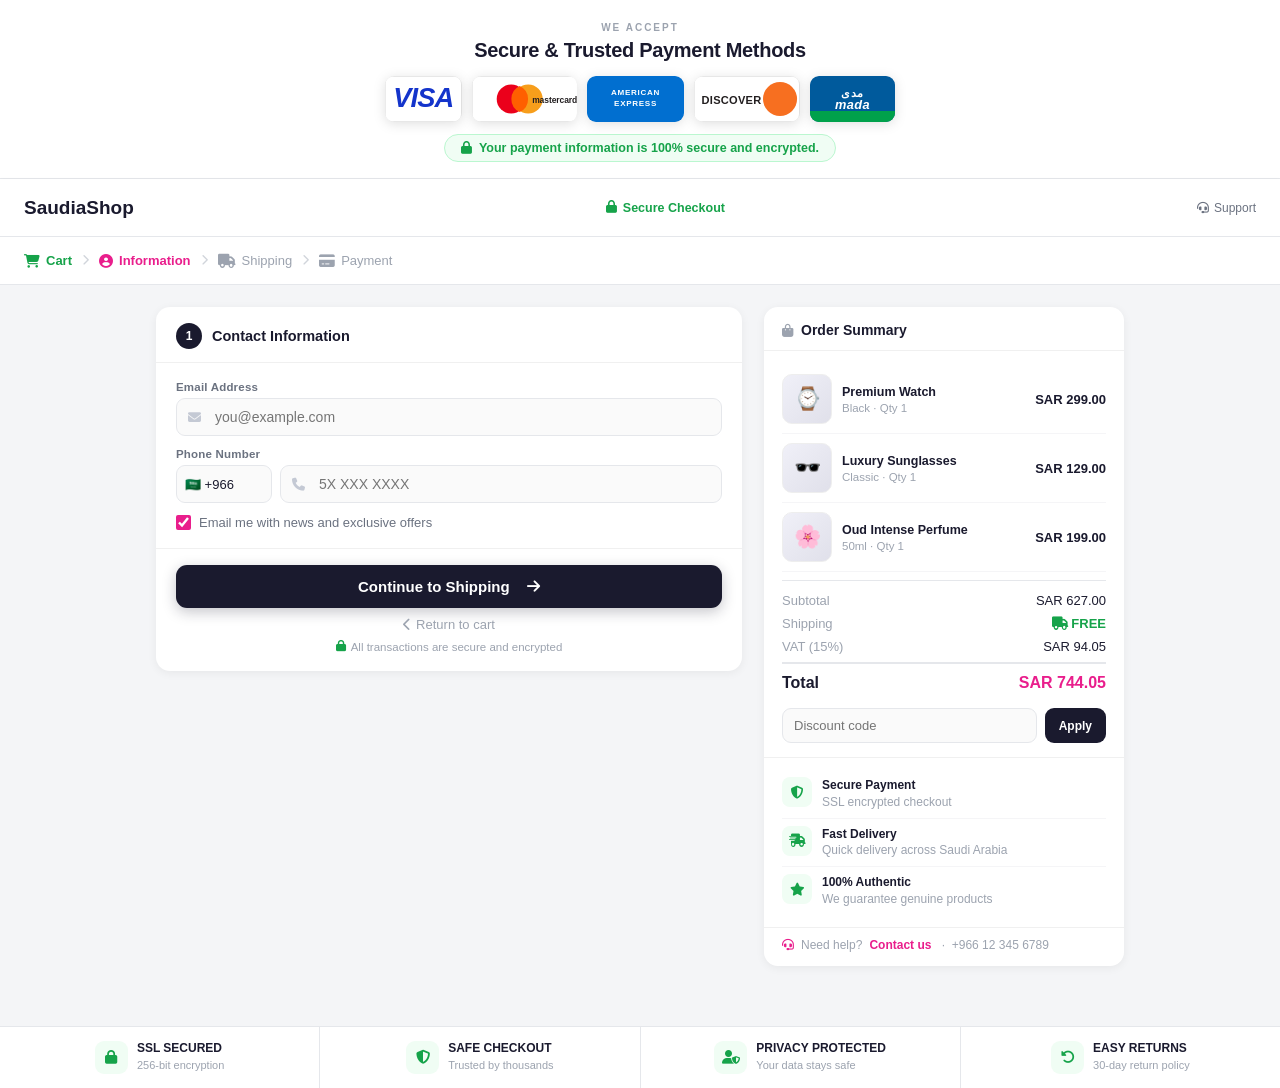
<file: checkout-demo.html>
<!DOCTYPE html>
<html lang="en">
<head>
<meta charset="UTF-8">
<meta name="viewport" content="width=device-width, initial-scale=1.0">
<title>Secure Checkout — SaudiaShop</title>
<link rel="stylesheet" href="https://cdnjs.cloudflare.com/ajax/libs/font-awesome/6.5.0/css/all.min.css">
<style>
*,*::before,*::after{box-sizing:border-box;margin:0;padding:0}
body{font-family:-apple-system,BlinkMacSystemFont,"Segoe UI",Roboto,Arial,sans-serif;background:#f4f5f7;color:#1a1a2e;min-height:100vh}
.page{display:none}
.page.on{display:block;animation:fadeUp .28s ease}
@keyframes fadeUp{from{opacity:0;transform:translateY(10px)}to{opacity:1;transform:none}}

/* ─── WE ACCEPT BANNER ─── */
.banner{background:#fff;text-align:center;padding:22px 20px 16px;border-bottom:1px solid #e5e7eb}
.ban-tag{font-size:10px;font-weight:700;color:#9ca3af;letter-spacing:2px;text-transform:uppercase;margin-bottom:6px}
.ban-h{font-size:20px;font-weight:800;color:#1a1a2e;margin-bottom:14px;letter-spacing:-.3px}
.ban-logos{display:flex;align-items:center;justify-content:center;gap:10px;flex-wrap:wrap;margin-bottom:12px}
.ban-logos svg{height:46px;border-radius:9px;filter:drop-shadow(0 2px 6px rgba(0,0,0,.12))}
.ban-enc{display:inline-flex;align-items:center;gap:7px;font-size:12.5px;color:#16a34a;font-weight:600;background:#f0fdf4;border:1px solid #bbf7d0;border-radius:20px;padding:6px 16px}

/* ─── STORE HEADER ─── */
.hdr{background:#fff;border-bottom:1px solid #e5e7eb;padding:0 24px;height:58px;display:flex;align-items:center;justify-content:space-between;box-shadow:0 1px 4px rgba(0,0,0,.05)}
.logo{font-size:19px;font-weight:800;color:#1a1a2e;text-decoration:none}
.hdr-mid{display:flex;align-items:center;gap:6px;font-size:12.5px;color:#16a34a;font-weight:600}
.hdr-right{display:flex;align-items:center;gap:5px;font-size:12px;color:#6b7280}

/* ─── BREADCRUMB STEPPER ─── */
.bc{background:#fff;border-bottom:1px solid #e5e7eb;padding:12px 24px;display:flex;align-items:center;gap:0;font-size:13px}
.bc-step{display:flex;align-items:center;gap:6px;color:#9ca3af;font-weight:500;padding:4px 0}
.bc-step.done{color:#16a34a;font-weight:600}
.bc-step.active{color:#e91e8c;font-weight:700}
.bc-step i{font-size:14px}
.bc-arr{color:#d1d5db;margin:0 10px;font-size:11px}

/* ─── MAIN LAYOUT ─── */
.wrap{max-width:1000px;margin:0 auto;padding:22px 16px 60px;display:grid;grid-template-columns:1fr 360px;gap:22px;align-items:start}
@media(max-width:820px){.wrap{grid-template-columns:1fr}.order-col{display:none}}

/* ─── FORM SECTIONS ─── */
.sec{background:#fff;border-radius:14px;box-shadow:0 2px 10px rgba(0,0,0,.06);margin-bottom:14px;overflow:hidden}
.sec-hd{padding:16px 20px 13px;border-bottom:1px solid #f0f0f0;display:flex;align-items:center;gap:10px}
.sec-num{width:26px;height:26px;border-radius:50%;background:#1a1a2e;color:#fff;font-size:12px;font-weight:800;display:flex;align-items:center;justify-content:center;flex-shrink:0}
.sec-hd h3{font-size:14.5px;font-weight:700;color:#1a1a2e}
.sec-bd{padding:18px 20px}

/* ─── INPUT FIELDS ─── */
.fg{display:flex;flex-direction:column;gap:5px;margin-bottom:12px}
.fg:last-child{margin-bottom:0}
.fg label{font-size:11.5px;font-weight:600;color:#6b7280;letter-spacing:.2px}
.fg input,.fg select{width:100%;padding:10px 13px;border:1.5px solid #e5e7eb;border-radius:9px;font-size:14px;color:#1a1a2e;background:#fafafa;outline:none;transition:border-color .18s,box-shadow .18s;-webkit-appearance:none;appearance:none}
.fg input:focus,.fg select:focus{border-color:#e91e8c;box-shadow:0 0 0 3px rgba(233,30,140,.09);background:#fff}
.row2{display:grid;grid-template-columns:1fr 1fr;gap:11px}
.row3{display:grid;grid-template-columns:1fr 1fr 1fr;gap:11px}
.iw{position:relative}
.iw input,.iw select{padding-left:38px}
.iw .ic{position:absolute;left:12px;top:50%;transform:translateY(-50%);color:#c4c9d4;font-size:13px;pointer-events:none}
.phone-wrap{display:flex;gap:8px}
.phone-wrap .dial{width:96px;flex-shrink:0;padding:10px 8px;border:1.5px solid #e5e7eb;border-radius:9px;font-size:13px;background:#fafafa;outline:none;-webkit-appearance:none;transition:border-color .18s}
.phone-wrap .dial:focus{border-color:#e91e8c}
.phone-wrap .fg-ph{flex:1;margin-bottom:0}
.cb-row{display:flex;align-items:center;gap:8px;font-size:13px;color:#6b7280;cursor:pointer;margin-top:4px}
.cb-row input[type=checkbox]{width:15px;height:15px;accent-color:#e91e8c;cursor:pointer}

/* ─── SUBMIT FOOTER ─── */
.sec-ft{padding:16px 20px 18px;border-top:1px solid #f0f0f0;display:flex;flex-direction:column;gap:9px}
.btn-main{width:100%;padding:13px;border:none;border-radius:11px;font-size:15px;font-weight:800;cursor:pointer;display:flex;align-items:center;justify-content:center;gap:9px;transition:transform .14s,box-shadow .14s}
.btn-dark{background:#1a1a2e;color:#fff;box-shadow:0 4px 14px rgba(26,26,46,.25)}
.btn-dark:hover{transform:translateY(-2px);box-shadow:0 8px 22px rgba(26,26,46,.3)}
.btn-pink{background:linear-gradient(135deg,#e91e8c,#7c3aed);color:#fff;box-shadow:0 4px 16px rgba(233,30,140,.3)}
.btn-pink:hover{transform:translateY(-2px);box-shadow:0 8px 24px rgba(233,30,140,.38)}
.btn-green{background:linear-gradient(135deg,#16a34a,#15803d);color:#fff;box-shadow:0 4px 14px rgba(22,163,74,.3)}
.btn-green:hover{transform:translateY(-2px);box-shadow:0 8px 22px rgba(22,163,74,.38)}
.btn-main:active{transform:scale(.98)}
.back-ln{text-align:center;font-size:13px;color:#9ca3af;cursor:pointer;display:flex;align-items:center;justify-content:center;gap:5px}
.back-ln:hover{color:#e91e8c}
.enc-note{text-align:center;font-size:11.5px;color:#9ca3af;display:flex;align-items:center;justify-content:center;gap:5px}
.enc-note i{color:#16a34a}

/* ─── FILLED ROWS (breadcrumb inside page) ─── */
.filled-row{background:#fff;border-radius:12px;box-shadow:0 2px 8px rgba(0,0,0,.06);overflow:hidden;margin-bottom:14px}
.fr-line{display:flex;align-items:center;justify-content:space-between;padding:11px 18px;font-size:13px;border-bottom:1px solid #f5f5f7}
.fr-line:last-child{border-bottom:none}
.fr-label{color:#9ca3af;min-width:70px}
.fr-val{flex:1;padding:0 12px;font-weight:600;color:#1a1a2e}
.fr-change{color:#e91e8c;font-weight:600;cursor:pointer;white-space:nowrap}

/* ─── PAYMENT METHODS ─── */
.pm-list{display:flex;flex-direction:column;gap:9px}
.pm-card{border:1.5px solid #e5e7eb;border-radius:12px;overflow:hidden;cursor:pointer;transition:border-color .18s,box-shadow .18s;background:#fafafa}
.pm-card:hover{border-color:rgba(233,30,140,.3);background:#fff}
.pm-card.sel{border-color:#e91e8c;background:#fff;box-shadow:0 0 0 3px rgba(233,30,140,.09)}
.pm-top{display:flex;align-items:center;gap:12px;padding:12px 14px}
.pm-rb{width:20px;height:20px;border-radius:50%;border:2px solid #d1d5db;display:flex;align-items:center;justify-content:center;flex-shrink:0;transition:all .18s}
.pm-card.sel .pm-rb{border-color:#e91e8c;background:#e91e8c}
.pm-dot{width:7px;height:7px;border-radius:50%;background:#fff;transform:scale(0);transition:transform .18s cubic-bezier(.34,1.56,.64,1)}
.pm-card.sel .pm-dot{transform:scale(1)}
.pm-logo{width:54px;height:34px;border-radius:7px;border:1px solid #eee;display:flex;align-items:center;justify-content:center;overflow:hidden;flex-shrink:0;background:#fff}
.pm-logo svg{width:100%;height:100%}
.pm-txt{flex:1}
.pm-name{font-size:13.5px;font-weight:700;color:#1a1a2e}
.pm-sub{font-size:11.5px;color:#9ca3af;margin-top:1px}
.pm-chk{color:#e91e8c;font-size:17px;opacity:0;transform:scale(.5);transition:all .2s cubic-bezier(.34,1.56,.64,1);flex-shrink:0}
.pm-card.sel .pm-chk{opacity:1;transform:scale(1)}
/* card logos strip */
.cl-row{display:flex;gap:5px;flex-wrap:wrap;margin-top:6px}
.cl-row svg{height:20px;border-radius:3px}
/* card form */
.cf{display:none;padding:4px 14px 15px;border-top:1px solid #f0f0f0}
.pm-card.sel .cf{display:block}
.cff{display:flex;flex-direction:column;gap:4px;margin-bottom:10px}
.cff label{font-size:11px;font-weight:600;color:#9ca3af;letter-spacing:.2px}
.cff input{padding:10px 12px;border:1.5px solid #e5e7eb;border-radius:9px;font-size:13px;background:#f8f8f8;outline:none;width:100%;transition:border-color .18s}
.cff input:focus{border-color:#e91e8c;background:#fff}
.ssl-row{display:flex;align-items:center;gap:6px;font-size:11.5px;color:#16a34a;font-weight:600;margin-top:8px}

/* ─── ORDER SUMMARY ─── */
.order-card{background:#fff;border-radius:14px;box-shadow:0 2px 10px rgba(0,0,0,.06);overflow:hidden;position:sticky;top:16px}
.oc-hd{padding:15px 18px 12px;border-bottom:1px solid #f0f0f0;font-size:14px;font-weight:700;color:#1a1a2e;display:flex;align-items:center;gap:8px}
.oc-hd i{color:#9ca3af;font-size:13px}
.oc-body{padding:14px 18px}
.oi{display:flex;align-items:center;gap:10px;padding:9px 0;border-bottom:1px solid #f5f5f7}
.oi:last-child{border-bottom:none}
.oi-img{width:50px;height:50px;border-radius:10px;background:linear-gradient(135deg,#f0f0f8,#e0e0ea);display:flex;align-items:center;justify-content:center;font-size:22px;flex-shrink:0;border:1px solid #eee}
.oi-info{flex:1}
.oi-name{font-size:12.5px;font-weight:700;line-height:1.3}
.oi-qty{font-size:11.5px;color:#9ca3af;margin-top:2px}
.oi-price{font-size:13px;font-weight:800;flex-shrink:0;color:#1a1a2e}
.oc-divider{border:none;border-top:1px solid #e5e7eb;margin:6px 0}
.orow{display:flex;justify-content:space-between;font-size:13px;padding:4px 0;color:#1a1a2e}
.orow .lbl{color:#9ca3af}
.orow .free{color:#16a34a;font-weight:700}
.oc-total{display:flex;justify-content:space-between;font-size:16px;font-weight:800;padding:10px 0 4px;border-top:2px solid #e5e7eb;margin-top:4px;color:#1a1a2e}
.oc-total .amt{color:#e91e8c}
/* promo */
.promo{display:flex;gap:8px;margin-top:12px}
.promo input{flex:1;padding:9px 11px;border:1.5px solid #e5e7eb;border-radius:9px;font-size:13px;background:#fafafa;outline:none;transition:border-color .18s}
.promo input:focus{border-color:#e91e8c}
.promo button{padding:9px 14px;background:#1a1a2e;color:#fff;border:none;border-radius:9px;font-size:12px;font-weight:700;cursor:pointer;white-space:nowrap}
/* trust in summary */
.oc-trust{padding:12px 18px;border-top:1px solid #f0f0f0}
.ot{display:flex;align-items:flex-start;gap:10px;padding:7px 0;border-bottom:1px solid #f5f5f7}
.ot:last-child{border-bottom:none}
.ot-ico{width:30px;height:30px;border-radius:8px;background:#f0fdf4;display:flex;align-items:center;justify-content:center;flex-shrink:0}
.ot-ico i{font-size:13px;color:#16a34a}
.ot-txt{font-size:12px;line-height:1.4}
.ot-txt b{display:block;font-weight:700;color:#1a1a2e}
.ot-txt span{color:#9ca3af}
.oc-help{padding:10px 18px 14px;border-top:1px solid #f0f0f0;font-size:12px;color:#9ca3af;display:flex;align-items:center;gap:7px}
.oc-help i{color:#e91e8c}
.oc-help a{color:#e91e8c;text-decoration:none;font-weight:600}

/* ─── BOTTOM TRUST STRIP ─── */
.tstrip{background:#fff;border-top:1px solid #e5e7eb;display:flex;flex-wrap:wrap}
.ts-it{display:flex;align-items:center;gap:9px;padding:14px 20px;border-right:1px solid #e5e7eb;flex:1;min-width:140px;justify-content:center}
.ts-it:last-child{border-right:none}
.ts-ico{width:33px;height:33px;border-radius:9px;background:#f0fdf4;display:flex;align-items:center;justify-content:center;flex-shrink:0}
.ts-ico i{font-size:14px;color:#16a34a}
.ts-txt b{display:block;font-size:12px;font-weight:700;color:#1a1a2e}
.ts-txt span{font-size:11px;color:#9ca3af}

/* ─── CONFIRMATION ─── */
.conf{text-align:center;padding:40px 24px}
.conf-ico{width:74px;height:74px;border-radius:50%;background:#f0fdf4;border:3px solid #bbf7d0;display:flex;align-items:center;justify-content:center;margin:0 auto 18px;animation:pop .4s cubic-bezier(.34,1.56,.64,1)}
@keyframes pop{from{transform:scale(0);opacity:0}to{transform:scale(1);opacity:1}}
.conf-ico i{font-size:34px;color:#16a34a}
.conf h2{font-size:22px;font-weight:800;margin-bottom:8px}
.conf p{font-size:13.5px;color:#6b7280;line-height:1.65;margin-bottom:20px}
.conf-onum{display:inline-block;background:#f0fdf4;border:1px solid #bbf7d0;border-radius:9px;padding:10px 20px;font-size:13.5px;font-weight:700;color:#16a34a;margin-bottom:24px;letter-spacing:.4px}
.conf-tbl{background:#fafafa;border-radius:12px;padding:14px 16px;text-align:left;margin-bottom:22px}
.conf-tbl h4{font-size:11px;font-weight:700;color:#9ca3af;text-transform:uppercase;letter-spacing:.6px;margin-bottom:10px}
.ct-row{display:flex;justify-content:space-between;font-size:13px;padding:5px 0;border-bottom:1px solid #e5e7eb}
.ct-row:last-child{border-bottom:none;font-weight:800;font-size:14px}
</style>
</head>
<body>

<!-- ████ WE ACCEPT BANNER ████ -->
<div class="banner">
  <div class="ban-tag">WE ACCEPT</div>
  <div class="ban-h">Secure &amp; Trusted Payment Methods</div>
  <div class="ban-logos">
    <!-- VISA -->
    <svg viewBox="0 0 90 54" xmlns="http://www.w3.org/2000/svg"><rect width="90" height="54" rx="9" fill="#fff" stroke="#E0E0E0" stroke-width="1.5"/><text x="45" y="36" text-anchor="middle" fill="#1434CB" font-size="32" font-weight="900" font-style="italic" font-family="Arial,sans-serif" letter-spacing="-1">VISA</text></svg>
    <!-- MASTERCARD -->
    <svg viewBox="0 0 124 54" xmlns="http://www.w3.org/2000/svg"><rect width="124" height="54" rx="9" fill="#fff" stroke="#E0E0E0" stroke-width="1.5"/><circle cx="46" cy="27" r="17" fill="#EB001B"/><circle cx="66" cy="27" r="17" fill="#F79E1B"/><path d="M56,11.6 A17,17 0 0,1 56,42.4 A17,17 0 0,1 56,11.6 Z" fill="#FF5F00"/><text x="97" y="32" text-anchor="middle" fill="#231F20" font-size="10" font-weight="700" font-family="Arial,sans-serif" letter-spacing="-.1">mastercard</text></svg>
    <!-- AMEX -->
    <svg viewBox="0 0 114 54" xmlns="http://www.w3.org/2000/svg"><rect width="114" height="54" rx="9" fill="#016FD0"/><text x="57" y="22" text-anchor="middle" fill="#fff" font-size="9.5" font-weight="700" font-family="Arial,sans-serif" letter-spacing=".8">AMERICAN</text><text x="57" y="35" text-anchor="middle" fill="#fff" font-size="9.5" font-weight="700" font-family="Arial,sans-serif" letter-spacing=".8">EXPRESS</text></svg>
    <!-- DISCOVER -->
    <svg viewBox="0 0 124 54" xmlns="http://www.w3.org/2000/svg"><rect width="124" height="54" rx="9" fill="#fff" stroke="#E0E0E0" stroke-width="1.5"/><text x="44" y="33" text-anchor="middle" fill="#231F20" font-size="13" font-weight="800" font-family="Arial,sans-serif" letter-spacing=".3">DISCOVER</text><circle cx="101" cy="27" r="20" fill="#F76F20"/></svg>
    <!-- MADA -->
    <svg viewBox="0 0 100 54" xmlns="http://www.w3.org/2000/svg"><rect width="100" height="54" rx="9" fill="#005A9C"/><path d="M0 41 H100 V47 Q100 54 93 54 H7 Q0 54 0 47 Z" fill="#00A14B"/><text x="50" y="25" text-anchor="middle" fill="#fff" font-size="13" font-family="Arial,sans-serif" font-weight="600" letter-spacing=".5">مدى</text><text x="50" y="39" text-anchor="middle" fill="#fff" font-size="15" font-weight="900" font-style="italic" font-family="Arial,sans-serif" letter-spacing=".5">mada</text></svg>
  </div>
  <div class="ban-enc"><i class="fas fa-lock"></i> Your payment information is 100% secure and encrypted.</div>
</div>

<!-- ████ SHARED HEADER + STEPPER rendered per page ████ -->

<!-- ═══════════════════════════════════ -->
<!--  PAGE 1 — CONTACT INFORMATION      -->
<!-- ═══════════════════════════════════ -->
<div class="page on" id="pg1">
  <header class="hdr">
    <a class="logo" href="#">SaudiaShop</a>
    <div class="hdr-mid"><i class="fas fa-lock"></i> Secure Checkout</div>
    <div class="hdr-right"><i class="fas fa-headset"></i> Support</div>
  </header>
  <nav class="bc">
    <div class="bc-step done"><i class="fas fa-cart-shopping"></i> <span>Cart</span></div>
    <i class="fas fa-chevron-right bc-arr"></i>
    <div class="bc-step active"><i class="fas fa-circle-user"></i> <span>Information</span></div>
    <i class="fas fa-chevron-right bc-arr"></i>
    <div class="bc-step"><i class="fas fa-truck"></i> <span>Shipping</span></div>
    <i class="fas fa-chevron-right bc-arr"></i>
    <div class="bc-step"><i class="fas fa-credit-card"></i> <span>Payment</span></div>
  </nav>
  <div class="wrap">
    <div>
      <div class="sec">
        <div class="sec-hd"><div class="sec-num">1</div><h3>Contact Information</h3></div>
        <div class="sec-bd">
          <div class="fg">
            <label>Email Address</label>
            <div class="iw"><i class="fas fa-envelope ic"></i><input type="email" id="f_email" placeholder="you@example.com"></div>
          </div>
          <div class="fg">
            <label>Phone Number</label>
            <div class="phone-wrap">
              <select class="dial"><option>🇸🇦 +966</option><option>🇦🇪 +971</option><option>🇰🇼 +965</option><option>🇶🇦 +974</option><option>🇧🇭 +973</option></select>
              <div class="fg-ph"><div class="iw"><i class="fas fa-phone ic"></i><input type="tel" id="f_phone" placeholder="5X XXX XXXX"></div></div>
            </div>
          </div>
          <label class="cb-row"><input type="checkbox" checked> Email me with news and exclusive offers</label>
        </div>
        <div class="sec-ft">
          <button class="btn-main btn-dark" onclick="go(2)">
            Continue to Shipping &nbsp;<i class="fas fa-arrow-right"></i>
          </button>
          <div class="back-ln" onclick="history.back()"><i class="fas fa-chevron-left"></i> Return to cart</div>
          <div class="enc-note"><i class="fas fa-lock"></i> All transactions are secure and encrypted</div>
        </div>
      </div>
    </div>
    <div class="order-col"><div class="order-card" id="oc1"></div></div>
  </div>
  <div class="tstrip" id="ts1"></div>
</div>

<!-- ═══════════════════════════════════ -->
<!--  PAGE 2 — SHIPPING ADDRESS         -->
<!-- ═══════════════════════════════════ -->
<div class="page" id="pg2">
  <header class="hdr">
    <a class="logo" href="#">SaudiaShop</a>
    <div class="hdr-mid"><i class="fas fa-lock"></i> Secure Checkout</div>
    <div class="hdr-right"><i class="fas fa-headset"></i> Support</div>
  </header>
  <nav class="bc">
    <div class="bc-step done"><i class="fas fa-cart-shopping"></i> <span>Cart</span></div>
    <i class="fas fa-chevron-right bc-arr"></i>
    <div class="bc-step done"><i class="fas fa-circle-user"></i> <span>Information</span></div>
    <i class="fas fa-chevron-right bc-arr"></i>
    <div class="bc-step active"><i class="fas fa-truck"></i> <span>Shipping</span></div>
    <i class="fas fa-chevron-right bc-arr"></i>
    <div class="bc-step"><i class="fas fa-credit-card"></i> <span>Payment</span></div>
  </nav>
  <div class="wrap">
    <div>
      <!-- contact filled row -->
      <div class="filled-row">
        <div class="fr-line">
          <span class="fr-label">Contact</span>
          <span class="fr-val" id="disp_email">—</span>
          <span class="fr-change" onclick="go(1)">Change</span>
        </div>
      </div>
      <div class="sec">
        <div class="sec-hd"><div class="sec-num">2</div><h3>Shipping Address</h3></div>
        <div class="sec-bd">
          <div class="fg">
            <label>Country / Region</label>
            <div class="iw"><i class="fas fa-globe ic"></i>
              <select id="f_country">
                <option>Saudi Arabia</option><option>UAE</option><option>Kuwait</option>
                <option>Qatar</option><option>Bahrain</option><option>Oman</option>
              </select>
            </div>
          </div>
          <div class="row2">
            <div class="fg"><label>Full Name</label><input type="text" id="f_name" placeholder="Mohammed Al-Ahmadi"></div>
            <div class="fg"><label>Phone Number</label><input type="tel" id="f_phone2" placeholder="+966 5X XXX XXXX"></div>
          </div>
          <div class="fg">
            <label>Address</label>
            <div class="iw"><i class="fas fa-map-marker-alt ic"></i><input type="text" id="f_addr" placeholder="Street, Building, District"></div>
          </div>
          <div class="row2">
            <div class="fg">
              <label>Region / City</label>
              <select id="f_city">
                <option>Riyadh</option><option>Jeddah</option><option>Mecca</option>
                <option>Medina</option><option>Dammam</option><option>Khobar</option>
                <option>Tabuk</option><option>Abha</option>
              </select>
            </div>
            <div class="fg"><label>ZIP / Postal Code</label><input type="text" id="f_zip" placeholder="12271"></div>
          </div>
          <label class="cb-row"><input type="checkbox" checked> Save this information for next time</label>
        </div>
        <div class="sec-ft">
          <button class="btn-main btn-dark" onclick="go(3)">
            Continue to Payment &nbsp;<i class="fas fa-arrow-right"></i>
          </button>
          <div class="back-ln" onclick="go(1)"><i class="fas fa-chevron-left"></i> Return to information</div>
          <div class="enc-note"><i class="fas fa-lock"></i> All transactions are secure and encrypted</div>
        </div>
      </div>
    </div>
    <div class="order-col"><div class="order-card" id="oc2"></div></div>
  </div>
  <div class="tstrip" id="ts2"></div>
</div>

<!-- ═══════════════════════════════════ -->
<!--  PAGE 3 — PAYMENT                  -->
<!-- ═══════════════════════════════════ -->
<div class="page" id="pg3">
  <header class="hdr">
    <a class="logo" href="#">SaudiaShop</a>
    <div class="hdr-mid"><i class="fas fa-lock"></i> Secure Checkout</div>
    <div class="hdr-right"><i class="fas fa-headset"></i> Support</div>
  </header>
  <nav class="bc">
    <div class="bc-step done"><i class="fas fa-cart-shopping"></i> <span>Cart</span></div>
    <i class="fas fa-chevron-right bc-arr"></i>
    <div class="bc-step done"><i class="fas fa-circle-user"></i> <span>Information</span></div>
    <i class="fas fa-chevron-right bc-arr"></i>
    <div class="bc-step done"><i class="fas fa-truck"></i> <span>Shipping</span></div>
    <i class="fas fa-chevron-right bc-arr"></i>
    <div class="bc-step active"><i class="fas fa-credit-card"></i> <span>Payment</span></div>
  </nav>
  <div class="wrap">
    <div>
      <!-- filled rows -->
      <div class="filled-row">
        <div class="fr-line">
          <span class="fr-label">Contact</span>
          <span class="fr-val" id="disp_email2">—</span>
          <span class="fr-change" onclick="go(1)">Change</span>
        </div>
        <div class="fr-line">
          <span class="fr-label">Ship to</span>
          <span class="fr-val" id="disp_addr">—</span>
          <span class="fr-change" onclick="go(2)">Change</span>
        </div>
      </div>

      <div class="sec">
        <div class="sec-hd"><div class="sec-num">3</div><h3>Payment Method</h3></div>
        <div class="sec-bd">
          <div class="pm-list">

            <!-- Credit / Debit Card -->
            <div class="pm-card sel" onclick="selPM(this)">
              <div class="pm-top">
                <div class="pm-rb"><div class="pm-dot"></div></div>
                <div class="pm-txt">
                  <div class="pm-name">Credit / Debit Card</div>
                  <div class="cl-row">
                    <svg viewBox="0 0 80 44"><rect width="80" height="44" rx="5" fill="#005A9C"/><path d="M0 33 H80 V38 Q80 44 75 44 H5 Q0 44 0 38 Z" fill="#00A14B"/><text x="40" y="21" text-anchor="middle" fill="#fff" font-size="10" font-family="Arial" font-weight="600" letter-spacing=".5">مدى</text><text x="40" y="32" text-anchor="middle" fill="#fff" font-size="11" font-weight="900" font-style="italic" font-family="Arial" letter-spacing=".5">mada</text></svg>
                    <svg viewBox="0 0 72 44"><rect width="72" height="44" rx="5" fill="#fff" stroke="#E0E0E0" stroke-width="1.5"/><text x="36" y="30" text-anchor="middle" fill="#1434CB" font-size="26" font-weight="900" font-style="italic" font-family="Arial" letter-spacing="-1">VISA</text></svg>
                    <svg viewBox="0 0 100 44"><rect width="100" height="44" rx="5" fill="#fff" stroke="#E0E0E0" stroke-width="1.5"/><circle cx="34" cy="22" r="13" fill="#EB001B"/><circle cx="50" cy="22" r="13" fill="#F79E1B"/><path d="M42,9.5 A13,13 0 0,1 42,34.5 A13,13 0 0,1 42,9.5 Z" fill="#FF5F00"/><text x="76" y="27" text-anchor="middle" fill="#231F20" font-size="9.5" font-weight="700" font-family="Arial">mastercard</text></svg>
                    <svg viewBox="0 0 80 44"><rect width="80" height="44" rx="5" fill="#016FD0"/><text x="40" y="19" text-anchor="middle" fill="#fff" font-size="7" font-weight="700" font-family="Arial" letter-spacing=".6">AMERICAN</text><text x="40" y="30" text-anchor="middle" fill="#fff" font-size="7" font-weight="700" font-family="Arial" letter-spacing=".6">EXPRESS</text></svg>
                    <svg viewBox="0 0 96 44"><rect width="96" height="44" rx="5" fill="#fff" stroke="#E0E0E0" stroke-width="1.5"/><text x="34" y="27" text-anchor="middle" fill="#231F20" font-size="10.5" font-weight="800" font-family="Arial" letter-spacing=".3">DISCOVER</text><circle cx="80" cy="22" r="16" fill="#F76F20"/></svg>
                  </div>
                </div>
                <div class="pm-chk"><i class="fas fa-circle-check"></i></div>
              </div>
              <div class="cf">
                <div class="cff"><label>Card Number</label><input type="text" placeholder="1234  5678  9012  3456" maxlength="19" oninput="fmtCard(this)"></div>
                <div class="row3" style="margin-top:0">
                  <div class="cff"><label>Name on Card</label><input type="text" placeholder="FULL NAME"></div>
                  <div class="cff"><label>Expiry Date</label><input type="text" placeholder="MM / YY" maxlength="7"></div>
                  <div class="cff"><label>Security Code</label><input type="text" placeholder="CVV" maxlength="4"></div>
                </div>
                <div class="ssl-row"><i class="fas fa-lock"></i> 256-bit SSL — card details are never stored on our servers.</div>
              </div>
            </div>

            <!-- Apple Pay -->
            <div class="pm-card" onclick="selPM(this)">
              <div class="pm-top">
                <div class="pm-rb"><div class="pm-dot"></div></div>
                <div class="pm-logo" style="background:#000"><svg viewBox="0 0 54 34"><rect width="54" height="34" fill="#000"/><text x="14" y="23" fill="#fff" font-size="16" font-family="Arial"></text><text x="22" y="23" fill="#fff" font-size="13" font-weight="700" font-family="Arial"> Pay</text></svg></div>
                <div class="pm-txt"><div class="pm-name">Apple Pay</div><div class="pm-sub">Face ID / Touch ID · one tap checkout</div></div>
                <div class="pm-chk"><i class="fas fa-circle-check"></i></div>
              </div>
            </div>

            <!-- Google Pay -->
            <div class="pm-card" onclick="selPM(this)">
              <div class="pm-top">
                <div class="pm-rb"><div class="pm-dot"></div></div>
                <div class="pm-logo"><svg viewBox="0 0 54 34"><rect width="54" height="34" fill="#fff" stroke="#eee" stroke-width="1.5"/><text x="7" y="24" fill="#4285F4" font-size="18" font-weight="900" font-family="Arial">G</text><text x="23" y="23" fill="#5F6368" font-size="13" font-weight="600" font-family="Arial">Pay</text></svg></div>
                <div class="pm-txt"><div class="pm-name">Google Pay</div><div class="pm-sub">Pay with your Google account</div></div>
                <div class="pm-chk"><i class="fas fa-circle-check"></i></div>
              </div>
            </div>

            <!-- STC Pay -->
            <div class="pm-card" onclick="selPM(this)">
              <div class="pm-top">
                <div class="pm-rb"><div class="pm-dot"></div></div>
                <div class="pm-logo" style="background:#6D2C8A"><svg viewBox="0 0 54 34"><rect width="54" height="34" fill="#6D2C8A"/><text x="27" y="16" text-anchor="middle" fill="#fff" font-size="12" font-weight="900" font-family="Arial" letter-spacing="1">STC</text><text x="27" y="28" text-anchor="middle" fill="#fff" font-size="10" font-weight="600" font-family="Arial">Pay</text></svg></div>
                <div class="pm-txt"><div class="pm-name">STC Pay</div><div class="pm-sub">Saudi mobile wallet · instant transfer</div></div>
                <div class="pm-chk"><i class="fas fa-circle-check"></i></div>
              </div>
            </div>

            <!-- Tamara -->
            <div class="pm-card" onclick="selPM(this)">
              <div class="pm-top">
                <div class="pm-rb"><div class="pm-dot"></div></div>
                <div class="pm-logo" style="background:#000"><svg viewBox="0 0 54 34"><rect width="54" height="34" fill="#000"/><text x="27" y="21" text-anchor="middle" fill="#fff" font-size="10" font-weight="800" font-family="Arial" letter-spacing=".3">tamara</text></svg></div>
                <div class="pm-txt"><div class="pm-name">Tamara — Buy Now, Pay Later</div><div class="pm-sub">3 installments · 0% interest · no fees</div></div>
                <div class="pm-chk"><i class="fas fa-circle-check"></i></div>
              </div>
            </div>

            <!-- Cash on Delivery -->
            <div class="pm-card" onclick="selPM(this)">
              <div class="pm-top">
                <div class="pm-rb"><div class="pm-dot"></div></div>
                <div class="pm-logo" style="background:#f0fdf4;border:1px solid #bbf7d0"><svg viewBox="0 0 54 34"><rect width="54" height="34" fill="#f0fdf4"/><text x="27" y="23" text-anchor="middle" font-size="20">💵</text></svg></div>
                <div class="pm-txt"><div class="pm-name">Cash on Delivery</div><div class="pm-sub">Pay cash when your order arrives</div></div>
                <div class="pm-chk"><i class="fas fa-circle-check"></i></div>
              </div>
            </div>

          </div>
        </div>
        <div class="sec-ft">
          <button class="btn-main btn-green" id="placeBtn" onclick="placeOrder()">
            <i class="fas fa-lock"></i> Place Order — SAR 744.05
          </button>
          <div class="back-ln" onclick="go(2)"><i class="fas fa-chevron-left"></i> Return to shipping</div>
          <div class="enc-note"><i class="fas fa-shield-halved"></i> 256-bit SSL · PCI DSS Compliant · Secure Checkout</div>
        </div>
      </div>
    </div>
    <div class="order-col"><div class="order-card" id="oc3"></div></div>
  </div>
  <div class="tstrip" id="ts3"></div>
</div>

<!-- ═══════════════════════════════════ -->
<!--  PAGE 4 — CONFIRMATION             -->
<!-- ═══════════════════════════════════ -->
<div class="page" id="pg4">
  <header class="hdr">
    <a class="logo" href="#">SaudiaShop</a>
    <div class="hdr-mid"><i class="fas fa-circle-check" style="color:#16a34a"></i> Order Confirmed</div>
    <div class="hdr-right"><i class="fas fa-headset"></i> Support</div>
  </header>
  <div class="wrap" style="grid-template-columns:1fr 360px">
    <div>
      <div class="sec">
        <div class="conf">
          <div class="conf-ico"><i class="fas fa-check"></i></div>
          <h2>Order Confirmed! 🎉</h2>
          <p>Thank you for your purchase.<br>Your order is being processed and you will receive a confirmation email shortly.</p>
          <div class="conf-onum"><i class="fas fa-hashtag"></i> Order #EXG-<span id="onum"></span></div>
          <div class="conf-tbl">
            <h4>Order Summary</h4>
            <div class="ct-row"><span>Premium Watch — Black</span><span>SAR 299.00</span></div>
            <div class="ct-row"><span>Luxury Sunglasses</span><span>SAR 129.00</span></div>
            <div class="ct-row"><span>Oud Intense Perfume · 50ml</span><span>SAR 199.00</span></div>
            <div class="ct-row"><span style="color:#9ca3af">Shipping</span><span style="color:#16a34a">FREE</span></div>
            <div class="ct-row"><span style="color:#9ca3af">VAT (15%)</span><span>SAR 94.05</span></div>
            <div class="ct-row"><span>Total Paid</span><span style="color:#e91e8c">SAR 744.05</span></div>
          </div>
          <div style="display:flex;gap:10px;justify-content:center;flex-wrap:wrap">
            <button onclick="go(1)" style="padding:12px 26px;background:linear-gradient(135deg,#e91e8c,#7c3aed);color:#fff;border:none;border-radius:11px;font-size:14px;font-weight:700;cursor:pointer">Continue Shopping</button>
            <button style="padding:12px 22px;background:#fff;border:1.5px solid #e5e7eb;border-radius:11px;font-size:14px;font-weight:700;cursor:pointer;color:#1a1a2e"><i class="fas fa-envelope" style="margin-right:6px;color:#9ca3af"></i>Track Order</button>
          </div>
        </div>
      </div>
    </div>
    <div class="order-col"><div class="order-card" id="oc4"></div></div>
  </div>
  <div class="tstrip" id="ts4"></div>
</div>

<script>
/* ── ORDER CARD + TRUST STRIP HTML ── */
const OC = `
<div class="oc-hd"><i class="fas fa-bag-shopping"></i> Order Summary</div>
<div class="oc-body">
  <div class="oi"><div class="oi-img">⌚</div><div class="oi-info"><div class="oi-name">Premium Watch</div><div class="oi-qty">Black · Qty 1</div></div><div class="oi-price">SAR 299.00</div></div>
  <div class="oi"><div class="oi-img">🕶️</div><div class="oi-info"><div class="oi-name">Luxury Sunglasses</div><div class="oi-qty">Classic · Qty 1</div></div><div class="oi-price">SAR 129.00</div></div>
  <div class="oi"><div class="oi-img">🌸</div><div class="oi-info"><div class="oi-name">Oud Intense Perfume</div><div class="oi-qty">50ml · Qty 1</div></div><div class="oi-price">SAR 199.00</div></div>
  <hr class="oc-divider" style="margin:8px 0">
  <div class="orow"><span class="lbl">Subtotal</span><span>SAR 627.00</span></div>
  <div class="orow"><span class="lbl">Shipping</span><span class="free"><i class="fas fa-truck"></i> FREE</span></div>
  <div class="orow"><span class="lbl">VAT (15%)</span><span>SAR 94.05</span></div>
  <div class="oc-total"><span>Total</span><span class="amt">SAR 744.05</span></div>
  <div class="promo"><input type="text" placeholder="Discount code"><button>Apply</button></div>
</div>
<div class="oc-trust">
  <div class="ot"><div class="ot-ico"><i class="fas fa-shield-halved"></i></div><div class="ot-txt"><b>Secure Payment</b><span>SSL encrypted checkout</span></div></div>
  <div class="ot"><div class="ot-ico"><i class="fas fa-truck-fast"></i></div><div class="ot-txt"><b>Fast Delivery</b><span>Quick delivery across Saudi Arabia</span></div></div>
  <div class="ot"><div class="ot-ico"><i class="fas fa-star"></i></div><div class="ot-txt"><b>100% Authentic</b><span>We guarantee genuine products</span></div></div>
</div>
<div class="oc-help"><i class="fas fa-headset"></i> Need help? <a href="#">Contact us</a> &nbsp;·&nbsp; +966 12 345 6789</div>`;

const TS = `
<div class="ts-it"><div class="ts-ico"><i class="fas fa-lock"></i></div><div class="ts-txt"><b>SSL SECURED</b><span>256-bit encryption</span></div></div>
<div class="ts-it"><div class="ts-ico"><i class="fas fa-shield-halved"></i></div><div class="ts-txt"><b>SAFE CHECKOUT</b><span>Trusted by thousands</span></div></div>
<div class="ts-it"><div class="ts-ico"><i class="fas fa-user-shield"></i></div><div class="ts-txt"><b>PRIVACY PROTECTED</b><span>Your data stays safe</span></div></div>
<div class="ts-it"><div class="ts-ico"><i class="fas fa-rotate-left"></i></div><div class="ts-txt"><b>EASY RETURNS</b><span>30-day return policy</span></div></div>`;

[1,2,3,4].forEach(n => {
  const oc = document.getElementById('oc'+n);
  const ts = document.getElementById('ts'+n);
  if(oc) oc.innerHTML = OC;
  if(ts) ts.innerHTML = TS;
});

/* ── NAVIGATION ── */
function go(n) {
  window.scrollTo({top:0,behavior:'smooth'});
  document.querySelectorAll('.page').forEach(p => p.classList.remove('on'));
  document.getElementById('pg'+n).classList.add('on');

  if(n >= 2){
    const e = document.getElementById('f_email')?.value?.trim() || '';
    const p = document.getElementById('f_phone')?.value?.trim() || '';
    const txt = [e, p ? '(+966) '+p : ''].filter(Boolean).join(' · ') || '—';
    ['disp_email','disp_email2'].forEach(id => {
      const el = document.getElementById(id); if(el) el.textContent = txt;
    });
  }
  if(n >= 3){
    const name = document.getElementById('f_name')?.value?.trim() || '';
    const city = document.getElementById('f_city')?.value || '';
    const zip  = document.getElementById('f_zip')?.value?.trim()  || '';
    const addr = document.getElementById('f_addr')?.value?.trim() || '';
    const disp = [name, addr ? addr+',' : '', city, zip].filter(Boolean).join(' ') || '—';
    const el = document.getElementById('disp_addr'); if(el) el.textContent = disp;
  }
}

/* ── PAYMENT SELECTION ── */
function selPM(el) {
  document.querySelectorAll('.pm-card').forEach(c => c.classList.remove('sel'));
  el.classList.add('sel');
}

/* ── CARD FORMAT ── */
function fmtCard(el) {
  let v = el.value.replace(/\D/g,'').slice(0,16);
  el.value = v.replace(/(.{4})/g,'$1  ').trim();
}

/* ── PLACE ORDER ── */
function placeOrder() {
  const btn = document.getElementById('placeBtn');
  btn.innerHTML = '<i class="fas fa-spinner fa-spin"></i> Processing…';
  btn.disabled = true; btn.style.opacity='.75';
  setTimeout(() => {
    document.getElementById('onum').textContent = Math.floor(10000+Math.random()*90000);
    go(4);
  }, 1800);
}
</script>
</body>
</html>
</file>
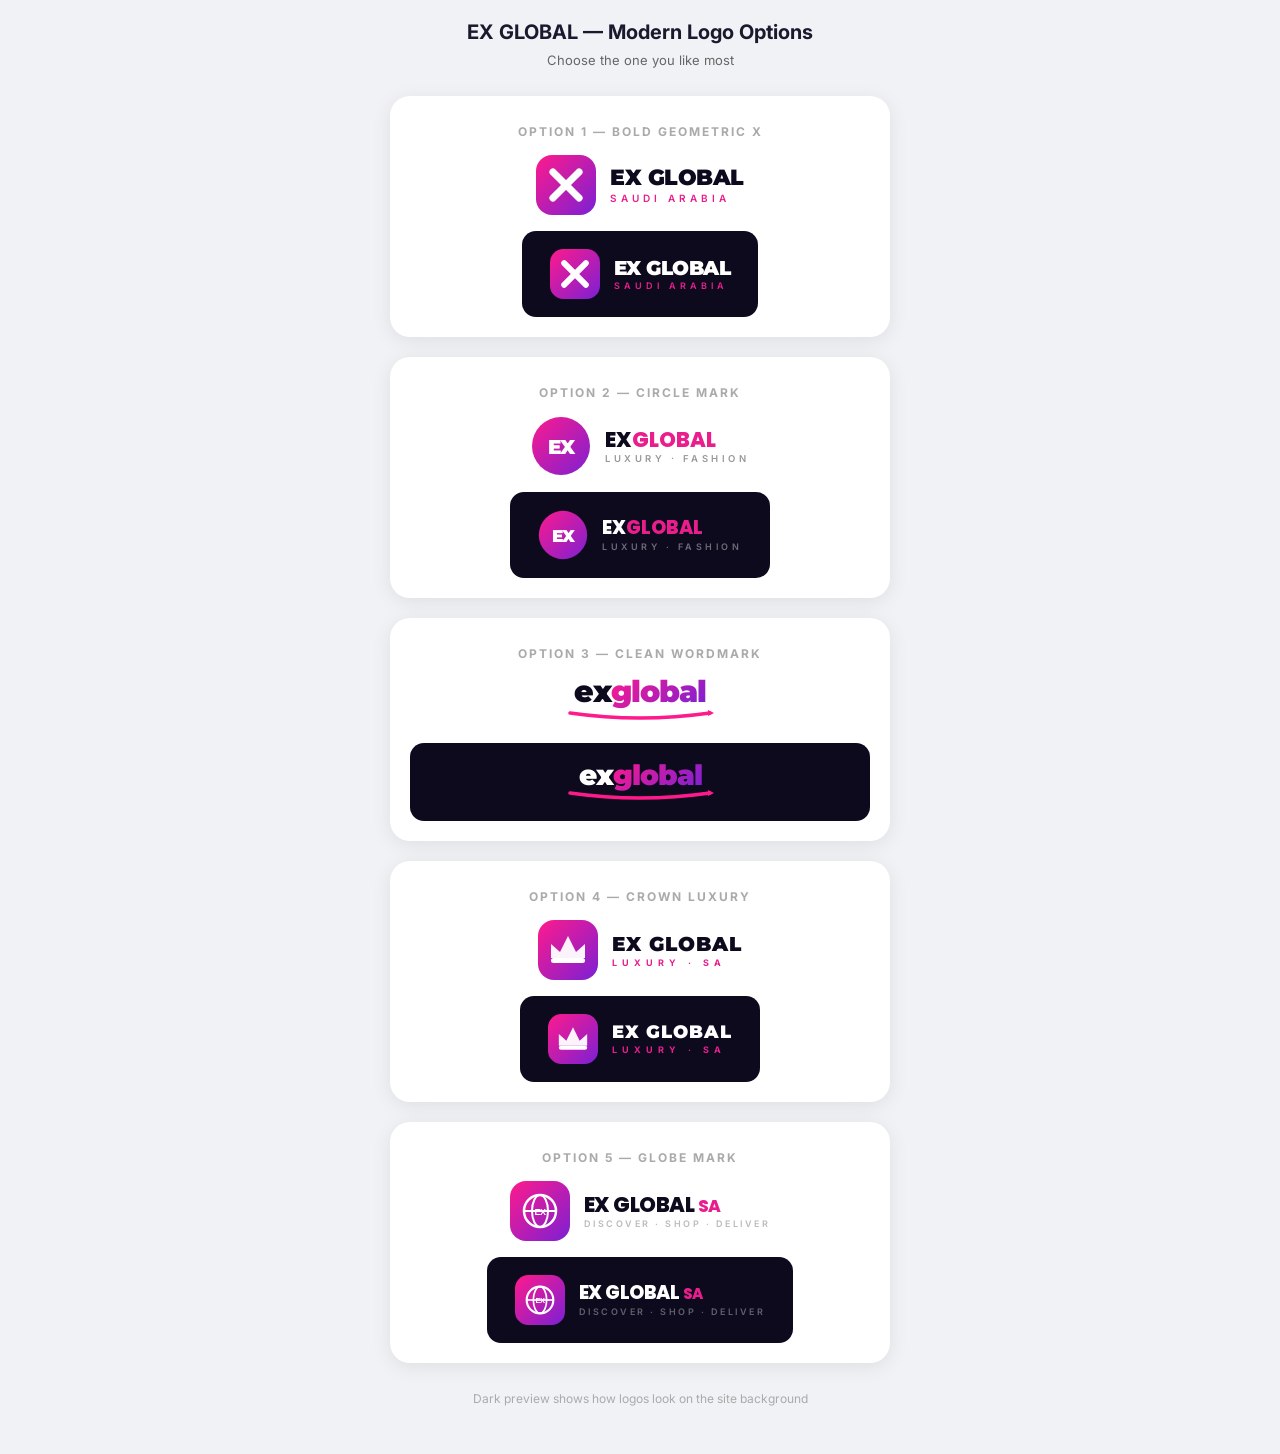
<file: logo-preview.html>
<!DOCTYPE html>
<html lang="en">
<head>
<meta charset="UTF-8">
<meta name="viewport" content="width=device-width,initial-scale=1">
<title>EX GLOBAL Logo Options</title>
<link href="https://fonts.googleapis.com/css2?family=Inter:wght@400;600;700;800;900&family=Montserrat:wght@700;800;900&family=Poppins:wght@600;700;800;900&display=swap" rel="stylesheet">
<style>
  * { margin:0; padding:0; box-sizing:border-box; }
  body { background:#f0f2f5; font-family:Inter,sans-serif; padding:20px; }
  h1 { text-align:center; color:#1a1a2e; margin-bottom:8px; font-size:20px; }
  p { text-align:center; color:#666; font-size:13px; margin-bottom:28px; }
  .grid { display:grid; grid-template-columns:1fr; gap:20px; max-width:500px; margin:0 auto; }
  .card {
    background:#fff; border-radius:20px; padding:28px 20px 20px;
    box-shadow:0 4px 20px rgba(0,0,0,.08);
    display:flex; flex-direction:column; align-items:center; gap:16px;
  }
  .label { font-size:12px; font-weight:700; color:#aaa; letter-spacing:2px; text-transform:uppercase; }
  .logo-wrap { display:flex; align-items:center; gap:0; }
  /* dark preview bg */
  .on-dark { background:#0d0a1e; border-radius:14px; padding:18px 28px; }
</style>
</head>
<body>
<h1>EX GLOBAL — Modern Logo Options</h1>
<p>Choose the one you like most</p>

<div class="grid">

  <!-- ══ OPTION 1: Bold Geometric X ══ -->
  <div class="card">
    <div class="label">Option 1 — Bold Geometric X</div>
    <!-- On white -->
    <div class="logo-wrap" style="gap:14px; align-items:center;">
      <svg width="60" height="60" viewBox="0 0 60 60" fill="none" xmlns="http://www.w3.org/2000/svg">
        <defs>
          <linearGradient id="g1a" x1="0" y1="0" x2="60" y2="60" gradientUnits="userSpaceOnUse">
            <stop stop-color="#FF1A8C"/>
            <stop offset="1" stop-color="#7B20D4"/>
          </linearGradient>
        </defs>
        <rect width="60" height="60" rx="16" fill="url(#g1a)"/>
        <rect x="26.5" y="8" width="7" height="44" rx="3.5" fill="white" transform="rotate(45 30 30)"/>
        <rect x="26.5" y="8" width="7" height="44" rx="3.5" fill="white" transform="rotate(-45 30 30)"/>
      </svg>
      <div>
        <div style="font-family:Montserrat,sans-serif;font-size:22px;font-weight:900;color:#0d0a1e;letter-spacing:-0.5px;line-height:1.1">EX GLOBAL</div>
        <div style="font-family:Inter,sans-serif;font-size:10px;font-weight:600;color:#e91e8c;letter-spacing:4px;margin-top:1px">SAUDI ARABIA</div>
      </div>
    </div>
    <!-- On dark -->
    <div class="on-dark logo-wrap" style="gap:14px; align-items:center;">
      <svg width="50" height="50" viewBox="0 0 60 60" fill="none" xmlns="http://www.w3.org/2000/svg">
        <defs>
          <linearGradient id="g1b" x1="0" y1="0" x2="60" y2="60" gradientUnits="userSpaceOnUse">
            <stop stop-color="#FF1A8C"/>
            <stop offset="1" stop-color="#7B20D4"/>
          </linearGradient>
        </defs>
        <rect width="60" height="60" rx="16" fill="url(#g1b)"/>
        <rect x="26.5" y="8" width="7" height="44" rx="3.5" fill="white" transform="rotate(45 30 30)"/>
        <rect x="26.5" y="8" width="7" height="44" rx="3.5" fill="white" transform="rotate(-45 30 30)"/>
      </svg>
      <div>
        <div style="font-family:Montserrat,sans-serif;font-size:20px;font-weight:900;color:#fff;letter-spacing:-0.5px;line-height:1.1">EX GLOBAL</div>
        <div style="font-family:Inter,sans-serif;font-size:9px;font-weight:600;color:#e91e8c;letter-spacing:4px;margin-top:1px">SAUDI ARABIA</div>
      </div>
    </div>
  </div>

  <!-- ══ OPTION 2: Circle Mark (Noon style) ══ -->
  <div class="card">
    <div class="label">Option 2 — Circle Mark</div>
    <div class="logo-wrap" style="gap:14px; align-items:center;">
      <svg width="60" height="60" viewBox="0 0 60 60" fill="none" xmlns="http://www.w3.org/2000/svg">
        <defs>
          <linearGradient id="g2a" x1="0" y1="0" x2="60" y2="60" gradientUnits="userSpaceOnUse">
            <stop stop-color="#FF1A8C"/>
            <stop offset="1" stop-color="#7B20D4"/>
          </linearGradient>
        </defs>
        <circle cx="30" cy="30" r="29" fill="url(#g2a)"/>
        <text x="30" y="38" font-family="Montserrat,Arial Black,sans-serif" font-size="20" font-weight="900" fill="white" text-anchor="middle" letter-spacing="-1">EX</text>
      </svg>
      <div>
        <div style="font-family:Poppins,sans-serif;font-size:21px;font-weight:800;color:#0d0a1e;letter-spacing:0px;line-height:1.1">EX<span style="color:#e91e8c">GLOBAL</span></div>
        <div style="font-family:Inter,sans-serif;font-size:9.5px;font-weight:600;color:#999;letter-spacing:3.5px;margin-top:2px">LUXURY · FASHION</div>
      </div>
    </div>
    <div class="on-dark logo-wrap" style="gap:14px; align-items:center;">
      <svg width="50" height="50" viewBox="0 0 60 60" fill="none">
        <defs>
          <linearGradient id="g2b" x1="0" y1="0" x2="60" y2="60" gradientUnits="userSpaceOnUse">
            <stop stop-color="#FF1A8C"/>
            <stop offset="1" stop-color="#7B20D4"/>
          </linearGradient>
        </defs>
        <circle cx="30" cy="30" r="29" fill="url(#g2b)"/>
        <text x="30" y="38" font-family="Montserrat,Arial Black,sans-serif" font-size="20" font-weight="900" fill="white" text-anchor="middle" letter-spacing="-1">EX</text>
      </svg>
      <div>
        <div style="font-family:Poppins,sans-serif;font-size:19px;font-weight:800;color:#fff;line-height:1.1">EX<span style="color:#e91e8c">GLOBAL</span></div>
        <div style="font-family:Inter,sans-serif;font-size:9px;font-weight:600;color:rgba(255,255,255,.4);letter-spacing:3.5px;margin-top:2px">LUXURY · FASHION</div>
      </div>
    </div>
  </div>

  <!-- ══ OPTION 3: Clean Wordmark + Underline (Amazon style) ══ -->
  <div class="card">
    <div class="label">Option 3 — Clean Wordmark</div>
    <div style="text-align:center;">
      <div style="font-family:Montserrat,sans-serif;font-size:30px;font-weight:900;color:#0d0a1e;letter-spacing:-1px;line-height:1">
        ex<span style="background:linear-gradient(135deg,#FF1A8C,#7B20D4);-webkit-background-clip:text;-webkit-text-fill-color:transparent">global</span>
      </div>
      <svg width="160" height="14" viewBox="0 0 160 14">
        <path d="M 10 4 Q 80 14 150 4" stroke="#FF1A8C" stroke-width="3.5" fill="none" stroke-linecap="round"/>
        <polygon points="148,1 154,4 148,7" fill="#FF1A8C"/>
      </svg>
    </div>
    <div class="on-dark" style="text-align:center;width:100%">
      <div style="font-family:Montserrat,sans-serif;font-size:28px;font-weight:900;color:#fff;letter-spacing:-1px;line-height:1">
        ex<span style="background:linear-gradient(135deg,#FF1A8C,#7B20D4);-webkit-background-clip:text;-webkit-text-fill-color:transparent">global</span>
      </div>
      <svg width="160" height="14" viewBox="0 0 160 14" style="display:block;margin:0 auto">
        <path d="M 10 4 Q 80 14 150 4" stroke="#FF1A8C" stroke-width="3.5" fill="none" stroke-linecap="round"/>
        <polygon points="148,1 154,4 148,7" fill="#FF1A8C"/>
      </svg>
    </div>
  </div>

  <!-- ══ OPTION 4: Crown + X (Luxury Premium) ══ -->
  <div class="card">
    <div class="label">Option 4 — Crown Luxury</div>
    <div class="logo-wrap" style="gap:14px; align-items:center;">
      <svg width="60" height="60" viewBox="0 0 60 60" fill="none" xmlns="http://www.w3.org/2000/svg">
        <defs>
          <linearGradient id="g4a" x1="0" y1="0" x2="60" y2="60" gradientUnits="userSpaceOnUse">
            <stop stop-color="#FF1A8C"/>
            <stop offset="1" stop-color="#7B20D4"/>
          </linearGradient>
        </defs>
        <rect width="60" height="60" rx="16" fill="url(#g4a)"/>
        <!-- Crown -->
        <path d="M13 38 L13 24 L22 32 L30 16 L38 32 L47 24 L47 38 Z" fill="white" opacity="0.95"/>
        <!-- Crown base line -->
        <rect x="13" y="38" width="34" height="5" rx="2.5" fill="white"/>
      </svg>
      <div>
        <div style="font-family:Montserrat,sans-serif;font-size:20px;font-weight:900;color:#0d0a1e;letter-spacing:1px;line-height:1.1">EX GLOBAL</div>
        <div style="font-family:Inter,sans-serif;font-size:9px;font-weight:700;color:#e91e8c;letter-spacing:5px;margin-top:2px">LUXURY · SA</div>
      </div>
    </div>
    <div class="on-dark logo-wrap" style="gap:14px; align-items:center;">
      <svg width="50" height="50" viewBox="0 0 60 60" fill="none">
        <defs>
          <linearGradient id="g4b" x1="0" y1="0" x2="60" y2="60" gradientUnits="userSpaceOnUse">
            <stop stop-color="#FF1A8C"/>
            <stop offset="1" stop-color="#7B20D4"/>
          </linearGradient>
        </defs>
        <rect width="60" height="60" rx="16" fill="url(#g4b)"/>
        <path d="M13 38 L13 24 L22 32 L30 16 L38 32 L47 24 L47 38 Z" fill="white" opacity="0.95"/>
        <rect x="13" y="38" width="34" height="5" rx="2.5" fill="white"/>
      </svg>
      <div>
        <div style="font-family:Montserrat,sans-serif;font-size:18px;font-weight:900;color:#fff;letter-spacing:1px;line-height:1.1">EX GLOBAL</div>
        <div style="font-family:Inter,sans-serif;font-size:9px;font-weight:700;color:#e91e8c;letter-spacing:5px;margin-top:2px">LUXURY · SA</div>
      </div>
    </div>
  </div>

  <!-- ══ OPTION 5: Globe Lines + Bold (Global feel) ══ -->
  <div class="card">
    <div class="label">Option 5 — Globe Mark</div>
    <div class="logo-wrap" style="gap:14px; align-items:center;">
      <svg width="60" height="60" viewBox="0 0 60 60" fill="none" xmlns="http://www.w3.org/2000/svg">
        <defs>
          <linearGradient id="g5a" x1="0" y1="0" x2="60" y2="60" gradientUnits="userSpaceOnUse">
            <stop stop-color="#FF1A8C"/>
            <stop offset="1" stop-color="#7B20D4"/>
          </linearGradient>
        </defs>
        <rect width="60" height="60" rx="16" fill="url(#g5a)"/>
        <!-- Globe circle -->
        <circle cx="30" cy="30" r="16" stroke="white" stroke-width="2.5" fill="none"/>
        <!-- Horizontal lines (latitude) -->
        <ellipse cx="30" cy="30" rx="8" ry="16" stroke="white" stroke-width="2" fill="none"/>
        <!-- Center cross line -->
        <line x1="14" y1="30" x2="46" y2="30" stroke="white" stroke-width="2"/>
        <!-- "EX" small text in center -->
        <text x="30" y="34" font-family="Arial Black,sans-serif" font-size="9" font-weight="900" fill="white" text-anchor="middle" letter-spacing="-0.5">EX</text>
      </svg>
      <div>
        <div style="font-family:Poppins,sans-serif;font-size:21px;font-weight:800;color:#0d0a1e;letter-spacing:-0.5px;line-height:1.1">EX GLOBAL <span style="color:#e91e8c;font-size:17px">SA</span></div>
        <div style="font-family:Inter,sans-serif;font-size:9px;font-weight:600;color:#bbb;letter-spacing:2.5px;margin-top:2px">DISCOVER · SHOP · DELIVER</div>
      </div>
    </div>
    <div class="on-dark logo-wrap" style="gap:14px; align-items:center;">
      <svg width="50" height="50" viewBox="0 0 60 60" fill="none">
        <defs>
          <linearGradient id="g5b" x1="0" y1="0" x2="60" y2="60" gradientUnits="userSpaceOnUse">
            <stop stop-color="#FF1A8C"/>
            <stop offset="1" stop-color="#7B20D4"/>
          </linearGradient>
        </defs>
        <rect width="60" height="60" rx="16" fill="url(#g5b)"/>
        <circle cx="30" cy="30" r="16" stroke="white" stroke-width="2.5" fill="none"/>
        <ellipse cx="30" cy="30" rx="8" ry="16" stroke="white" stroke-width="2" fill="none"/>
        <line x1="14" y1="30" x2="46" y2="30" stroke="white" stroke-width="2"/>
        <text x="30" y="34" font-family="Arial Black,sans-serif" font-size="9" font-weight="900" fill="white" text-anchor="middle" letter-spacing="-0.5">EX</text>
      </svg>
      <div>
        <div style="font-family:Poppins,sans-serif;font-size:19px;font-weight:800;color:#fff;letter-spacing:-0.5px;line-height:1.1">EX GLOBAL <span style="color:#e91e8c;font-size:15px">SA</span></div>
        <div style="font-family:Inter,sans-serif;font-size:9px;font-weight:600;color:rgba(255,255,255,.35);letter-spacing:2.5px;margin-top:2px">DISCOVER · SHOP · DELIVER</div>
      </div>
    </div>
  </div>

</div>

<p style="margin-top:28px;font-size:12px;color:#aaa">Dark preview shows how logos look on the site background</p>
</body>
</html>
</file>
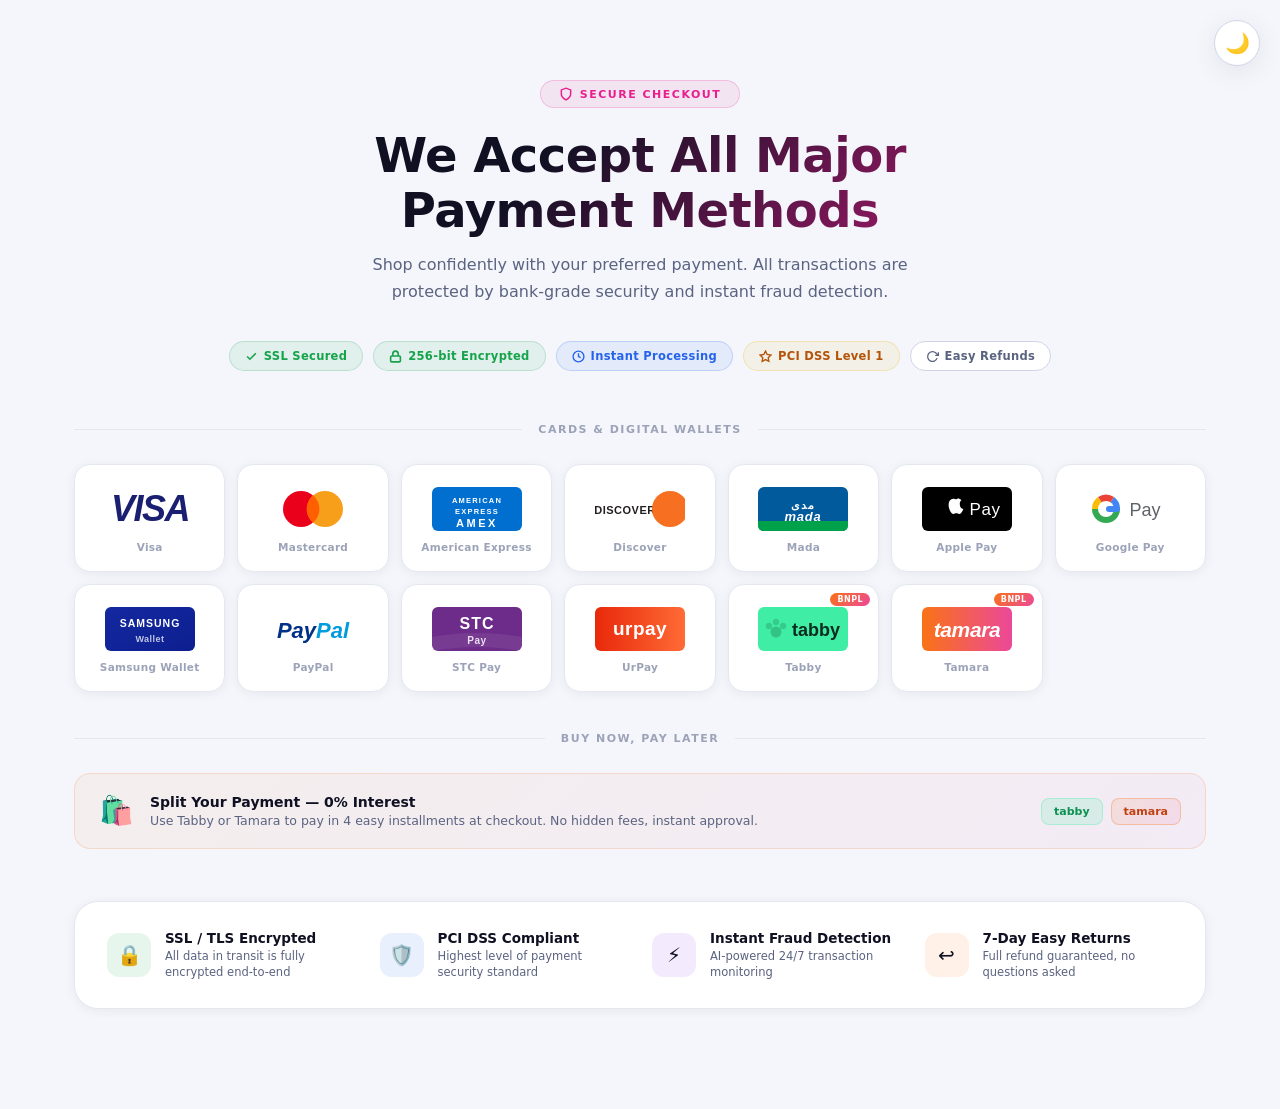
<file: payment-methods.html>
<!DOCTYPE html>
<html lang="en" data-theme="light">
<head>
  <meta charset="UTF-8" />
  <meta name="viewport" content="width=device-width, initial-scale=1.0" />
  <title>Payment Methods — ExGlobal</title>
  <style>
    *, *::before, *::after { box-sizing: border-box; margin: 0; padding: 0; }

    /* ── Design tokens ── */
    :root {
      --bg:        #f4f6fb;
      --bg2:       #eef0f7;
      --surface:   #ffffff;
      --surface2:  #f9fafc;
      --border:    #e4e7f0;
      --border2:   #d0d4e8;
      --text:      #0f1022;
      --text2:     #5a6380;
      --text3:     #9ca3b8;
      --pink:      #e91e8c;
      --pink-glow: rgba(233,30,140,.15);
      --radius-sm: 10px;
      --radius:    16px;
      --radius-lg: 24px;
      --shadow-xs: 0 1px 4px rgba(0,0,0,.05);
      --shadow-sm: 0 2px 12px rgba(0,0,0,.06);
      --shadow:    0 6px 28px rgba(0,0,0,.08);
      --shadow-lg: 0 16px 56px rgba(0,0,0,.12);
      --tr: .25s cubic-bezier(.4,0,.2,1);
    }
    [data-theme="dark"] {
      --bg:        #080b14;
      --bg2:       #0d1120;
      --surface:   #111827;
      --surface2:  #1a2035;
      --border:    rgba(255,255,255,.07);
      --border2:   rgba(255,255,255,.12);
      --text:      #f0f2ff;
      --text2:     #8b93b0;
      --text3:     #4a5270;
      --shadow-xs: 0 1px 4px rgba(0,0,0,.3);
      --shadow-sm: 0 2px 12px rgba(0,0,0,.4);
      --shadow:    0 6px 28px rgba(0,0,0,.5);
      --shadow-lg: 0 16px 56px rgba(0,0,0,.7);
    }

    html { scroll-behavior: smooth; }
    body {
      font-family: -apple-system, BlinkMacSystemFont, 'Segoe UI', 'Inter', system-ui, sans-serif;
      background: var(--bg);
      color: var(--text);
      min-height: 100vh;
      transition: background .35s, color .35s;
    }

    /* ══════════════════════════════════════════
       THEME TOGGLE
    ══════════════════════════════════════════ */
    .theme-toggle {
      position: fixed; top: 20px; right: 20px; z-index: 999;
      width: 46px; height: 46px; border-radius: 50%;
      border: 1.5px solid var(--border2);
      background: var(--surface);
      cursor: pointer;
      display: flex; align-items: center; justify-content: center;
      font-size: 20px;
      box-shadow: var(--shadow);
      transition: transform .2s, box-shadow .2s;
    }
    .theme-toggle:hover { transform: scale(1.08) rotate(15deg); box-shadow: var(--shadow-lg); }

    /* ══════════════════════════════════════════
       SECTION WRAPPER
    ══════════════════════════════════════════ */
    .pm-section {
      padding: 80px 24px 100px;
      max-width: 1180px;
      margin: 0 auto;
    }

    /* ── Header ── */
    .pm-header {
      text-align: center;
      margin-bottom: 52px;
    }
    .pm-eyebrow {
      display: inline-flex; align-items: center; gap: 7px;
      background: rgba(233,30,140,.08);
      border: 1px solid rgba(233,30,140,.2);
      color: var(--pink);
      border-radius: 100px;
      padding: 6px 18px;
      font-size: 11px; font-weight: 800; letter-spacing: 1.5px;
      text-transform: uppercase; margin-bottom: 20px;
    }
    .pm-eyebrow svg { flex-shrink: 0; }
    .pm-title {
      font-size: clamp(30px, 5vw, 48px);
      font-weight: 900; line-height: 1.15;
      letter-spacing: -.5px;
      background: linear-gradient(135deg, var(--text) 40%, var(--pink));
      -webkit-background-clip: text; -webkit-text-fill-color: transparent;
      background-clip: text;
      margin-bottom: 14px;
    }
    .pm-subtitle {
      font-size: 16px; color: var(--text2); line-height: 1.65;
      max-width: 560px; margin: 0 auto 36px;
    }

    /* ── Trust pills ── */
    .pm-trust {
      display: flex; align-items: center; justify-content: center;
      gap: 10px; flex-wrap: wrap;
    }
    .trust-pill {
      display: inline-flex; align-items: center; gap: 6px;
      padding: 7px 15px;
      border-radius: 100px;
      font-size: 11.5px; font-weight: 700; letter-spacing: .3px;
      border: 1.5px solid transparent;
      white-space: nowrap;
      transition: transform .2s, box-shadow .2s;
    }
    .trust-pill:hover { transform: translateY(-1px); box-shadow: var(--shadow); }
    .trust-pill.green { background: rgba(22,163,74,.08); border-color: rgba(22,163,74,.2); color: #16a34a; }
    .trust-pill.blue  { background: rgba(37,99,235,.08); border-color: rgba(37,99,235,.2);  color: #2563eb; }
    .trust-pill.gold  { background: rgba(234,179,8,.08);  border-color: rgba(234,179,8,.25);  color: #b45309; }
    .trust-pill.gray  { background: var(--surface); border-color: var(--border2); color: var(--text2); }

    /* ══════════════════════════════════════════
       PAYMENT GRID
    ══════════════════════════════════════════ */
    .pm-divider {
      display: flex; align-items: center; gap: 16px;
      margin: 48px 0 28px;
    }
    .pm-divider-line {
      flex: 1; height: 1px; background: var(--border);
    }
    .pm-divider-label {
      font-size: 11px; font-weight: 700; letter-spacing: 1.5px;
      text-transform: uppercase; color: var(--text3);
      white-space: nowrap;
    }

    .pm-group { margin-bottom: 12px; }
    .pm-group-title {
      font-size: 12px; font-weight: 700; letter-spacing: 1.2px;
      text-transform: uppercase; color: var(--text3);
      margin-bottom: 16px; padding-left: 4px;
    }

    .pm-grid {
      display: grid;
      grid-template-columns: repeat(auto-fill, minmax(150px, 1fr));
      gap: 12px;
    }

    /* ── Individual payment card ── */
    .pm-card {
      position: relative;
      background: var(--surface);
      border: 1.5px solid var(--border);
      border-radius: var(--radius);
      padding: 22px 16px 16px;
      display: flex; flex-direction: column;
      align-items: center; justify-content: center;
      gap: 10px;
      cursor: default;
      min-height: 108px;
      overflow: hidden;
      transition: transform var(--tr), box-shadow var(--tr), border-color var(--tr);
      box-shadow: var(--shadow-sm);
    }
    .pm-card::after {
      content: '';
      position: absolute; inset: 0;
      border-radius: inherit;
      opacity: 0;
      transition: opacity var(--tr);
      pointer-events: none;
    }
    .pm-card:hover { transform: translateY(-5px); }
    .pm-card:hover::after { opacity: 1; }

    /* ── Logo container ── */
    .pm-logo {
      width: 90px; height: 44px;
      display: flex; align-items: center; justify-content: center;
      flex-shrink: 0;
    }
    .pm-logo svg { width: 100%; height: 100%; display: block; }

    /* ── Card label ── */
    .pm-label {
      font-size: 10.5px; font-weight: 700;
      color: var(--text3); letter-spacing: .3px;
      text-align: center; line-height: 1.3;
    }

    /* ── Popular badge ── */
    .pm-popular {
      position: absolute; top: 8px; right: 8px;
      background: var(--pink);
      color: #fff;
      font-size: 8px; font-weight: 800; letter-spacing: .5px;
      text-transform: uppercase;
      border-radius: 100px;
      padding: 2px 7px;
    }
    .pm-popular.bnpl {
      background: linear-gradient(135deg,#F97316,#EC4899);
    }

    /* ══════════════════════════════════════════
       BRAND HOVER EFFECTS
    ══════════════════════════════════════════ */
    /* Visa */
    .card-visa { --brand: #1A1F71; }
    .card-visa:hover { border-color: #1A1F71; box-shadow: 0 12px 44px rgba(26,31,113,.14); }
    .card-visa::after { background: radial-gradient(ellipse at 50% 0%, rgba(26,31,113,.06), transparent 70%); }

    /* Mastercard */
    .card-mc { --brand: #EB001B; }
    .card-mc:hover { border-color: #EB001B; box-shadow: 0 12px 44px rgba(235,0,27,.12); }
    .card-mc::after { background: radial-gradient(ellipse at 30% 50%, rgba(235,0,27,.06), rgba(247,158,27,.04), transparent 70%); }

    /* Amex */
    .card-amex { --brand: #016FD0; }
    .card-amex:hover { border-color: #016FD0; box-shadow: 0 12px 44px rgba(1,111,208,.15); }
    .card-amex::after { background: radial-gradient(ellipse at 50% 0%, rgba(1,111,208,.08), transparent 70%); }

    /* Discover */
    .card-discover { --brand: #F76F20; }
    .card-discover:hover { border-color: #F76F20; box-shadow: 0 12px 44px rgba(247,111,32,.14); }
    .card-discover::after { background: radial-gradient(ellipse at 80% 50%, rgba(247,111,32,.08), transparent 70%); }

    /* Mada */
    .card-mada { --brand: #005A9C; }
    .card-mada:hover { border-color: #005A9C; box-shadow: 0 12px 44px rgba(0,90,156,.14); }
    .card-mada::after { background: radial-gradient(ellipse at 50% 0%, rgba(0,90,156,.06), transparent 70%); }

    /* Apple Pay */
    .card-apple { --brand: #000; }
    .card-apple:hover { border-color: #333; box-shadow: 0 12px 44px rgba(0,0,0,.18); }
    .card-apple::after { background: radial-gradient(ellipse at 50% 0%, rgba(0,0,0,.06), transparent 70%); }

    /* Google Pay */
    .card-gpay { --brand: #4285F4; }
    .card-gpay:hover { border-color: #4285F4; box-shadow: 0 12px 44px rgba(66,133,244,.15); }
    .card-gpay::after { background: radial-gradient(ellipse at 50% 0%, rgba(66,133,244,.06), transparent 70%); }

    /* Samsung */
    .card-samsung { --brand: #1428A0; }
    .card-samsung:hover { border-color: #1428A0; box-shadow: 0 12px 44px rgba(20,40,160,.14); }
    .card-samsung::after { background: radial-gradient(ellipse at 50% 0%, rgba(20,40,160,.07), transparent 70%); }

    /* PayPal */
    .card-paypal { --brand: #003087; }
    .card-paypal:hover { border-color: #0070BA; box-shadow: 0 12px 44px rgba(0,112,186,.15); }
    .card-paypal::after { background: radial-gradient(ellipse at 50% 0%, rgba(0,48,135,.06), transparent 70%); }

    /* STC Pay */
    .card-stc { --brand: #6D2C8A; }
    .card-stc:hover { border-color: #6D2C8A; box-shadow: 0 12px 44px rgba(109,44,138,.2); }
    .card-stc::after { background: radial-gradient(ellipse at 50% 0%, rgba(109,44,138,.08), transparent 70%); }

    /* UrPay */
    .card-urpay { --brand: #E8290B; }
    .card-urpay:hover { border-color: #E8290B; box-shadow: 0 12px 44px rgba(232,41,11,.14); }
    .card-urpay::after { background: radial-gradient(ellipse at 50% 0%, rgba(232,41,11,.06), transparent 70%); }

    /* Tabby */
    .card-tabby { --brand: #3FEEA4; }
    .card-tabby:hover { border-color: #3FEEA4; box-shadow: 0 12px 44px rgba(63,238,164,.2); }
    .card-tabby::after { background: radial-gradient(ellipse at 50% 0%, rgba(63,238,164,.08), transparent 70%); }

    /* Tamara */
    .card-tamara { --brand: #F97316; }
    .card-tamara:hover { border-color: #F97316; box-shadow: 0 12px 44px rgba(249,115,22,.15); }
    .card-tamara::after { background: radial-gradient(ellipse at 50% 0%, rgba(249,115,22,.06), transparent 70%); }

    /* ══════════════════════════════════════════
       SECURITY STRIP
    ══════════════════════════════════════════ */
    .pm-security {
      margin-top: 52px;
      background: var(--surface);
      border: 1.5px solid var(--border);
      border-radius: var(--radius-lg);
      padding: 28px 32px;
      box-shadow: var(--shadow-sm);
      display: grid;
      grid-template-columns: repeat(auto-fit, minmax(200px, 1fr));
      gap: 24px;
    }
    .sec-item {
      display: flex; align-items: center; gap: 14px;
    }
    .sec-icon {
      width: 44px; height: 44px; border-radius: 12px;
      display: flex; align-items: center; justify-content: center;
      flex-shrink: 0; font-size: 20px;
    }
    .sec-icon.g { background: rgba(22,163,74,.1); }
    .sec-icon.b { background: rgba(37,99,235,.1); }
    .sec-icon.p { background: rgba(147,51,234,.1); }
    .sec-icon.o { background: rgba(249,115,22,.1); }
    .sec-text { flex: 1; }
    .sec-title {
      font-size: 13.5px; font-weight: 800; color: var(--text);
      margin-bottom: 2px;
    }
    .sec-sub { font-size: 11.5px; color: var(--text2); line-height: 1.4; }

    /* ══════════════════════════════════════════
       RESPONSIVE
    ══════════════════════════════════════════ */
    @media (max-width: 1024px) {
      .pm-grid { grid-template-columns: repeat(auto-fill, minmax(140px, 1fr)); }
    }
    @media (max-width: 768px) {
      .pm-section { padding: 56px 16px 72px; }
      .pm-grid { grid-template-columns: repeat(3, 1fr); gap: 10px; }
      .pm-card { min-height: 92px; padding: 16px 10px 12px; }
      .pm-logo { width: 76px; height: 36px; }
      .pm-security { grid-template-columns: repeat(2, 1fr); padding: 20px; gap: 18px; }
    }
    @media (max-width: 480px) {
      .pm-grid { grid-template-columns: repeat(2, 1fr); gap: 8px; }
      .pm-header { margin-bottom: 36px; }
      .pm-security { grid-template-columns: 1fr; }
      .trust-pill { font-size: 10.5px; padding: 6px 12px; }
    }

    /* ── Shimmer entry animation ── */
    @keyframes cardIn {
      from { opacity: 0; transform: translateY(18px); }
      to   { opacity: 1; transform: translateY(0); }
    }
    .pm-card {
      animation: cardIn .45s ease both;
    }
    .pm-card:nth-child(1)  { animation-delay: .04s; }
    .pm-card:nth-child(2)  { animation-delay: .08s; }
    .pm-card:nth-child(3)  { animation-delay: .12s; }
    .pm-card:nth-child(4)  { animation-delay: .16s; }
    .pm-card:nth-child(5)  { animation-delay: .20s; }
    .pm-card:nth-child(6)  { animation-delay: .24s; }
    .pm-card:nth-child(7)  { animation-delay: .28s; }
    .pm-card:nth-child(8)  { animation-delay: .32s; }
    .pm-card:nth-child(9)  { animation-delay: .36s; }
    .pm-card:nth-child(10) { animation-delay: .40s; }
    .pm-card:nth-child(11) { animation-delay: .44s; }
    .pm-card:nth-child(12) { animation-delay: .48s; }
    .pm-card:nth-child(13) { animation-delay: .52s; }

    /* Dark mode adjustments for light-bg logos */
    [data-theme="dark"] .card-visa .pm-logo,
    [data-theme="dark"] .card-discover .pm-logo,
    [data-theme="dark"] .card-gpay .pm-logo,
    [data-theme="dark"] .card-paypal .pm-logo,
    [data-theme="dark"] .card-tabby .pm-logo {
      background: rgba(255,255,255,.06);
      border-radius: 10px;
      padding: 4px;
    }
  </style>
</head>
<body>

  <!-- Theme toggle -->
  <button class="theme-toggle" id="themeBtn" aria-label="Toggle dark mode">🌙</button>

  <section class="pm-section">

    <!-- ── Header ─────────────────────────── -->
    <header class="pm-header">
      <div class="pm-eyebrow">
        <svg width="14" height="14" viewBox="0 0 24 24" fill="none" stroke="currentColor" stroke-width="2.5"><path d="M12 22s8-4 8-10V5l-8-3-8 3v7c0 6 8 10 8 10z"/></svg>
        Secure Checkout
      </div>
      <h1 class="pm-title">We Accept All Major<br>Payment Methods</h1>
      <p class="pm-subtitle">Shop confidently with your preferred payment. All transactions are protected by bank-grade security and instant fraud detection.</p>
      <div class="pm-trust">
        <span class="trust-pill green">
          <svg width="13" height="13" viewBox="0 0 24 24" fill="none" stroke="currentColor" stroke-width="3"><polyline points="20 6 9 17 4 12"/></svg>
          SSL Secured
        </span>
        <span class="trust-pill green">
          <svg width="13" height="13" viewBox="0 0 24 24" fill="none" stroke="currentColor" stroke-width="3"><rect x="3" y="11" width="18" height="11" rx="2" ry="2"/><path d="M7 11V7a5 5 0 0 1 10 0v4"/></svg>
          256-bit Encrypted
        </span>
        <span class="trust-pill blue">
          <svg width="13" height="13" viewBox="0 0 24 24" fill="none" stroke="currentColor" stroke-width="2.5"><circle cx="12" cy="12" r="10"/><polyline points="12 6 12 12 16 14"/></svg>
          Instant Processing
        </span>
        <span class="trust-pill gold">
          <svg width="13" height="13" viewBox="0 0 24 24" fill="none" stroke="currentColor" stroke-width="2.5"><polygon points="12 2 15.09 8.26 22 9.27 17 14.14 18.18 21.02 12 17.77 5.82 21.02 7 14.14 2 9.27 8.91 8.26 12 2"/></svg>
          PCI DSS Level 1
        </span>
        <span class="trust-pill gray">
          <svg width="13" height="13" viewBox="0 0 24 24" fill="none" stroke="currentColor" stroke-width="2.5"><polyline points="23 4 23 10 17 10"/><path d="M20.49 15a9 9 0 1 1-2.12-9.36L23 10"/></svg>
          Easy Refunds
        </span>
      </div>
    </header>

    <!-- ── Cards & Digital Wallets ──────────── -->
    <div class="pm-divider">
      <div class="pm-divider-line"></div>
      <span class="pm-divider-label">Cards &amp; Digital Wallets</span>
      <div class="pm-divider-line"></div>
    </div>

    <div class="pm-grid" id="pmGrid">

      <!-- ── VISA ── -->
      <div class="pm-card card-visa">
        <div class="pm-logo">
          <svg viewBox="0 0 90 44" xmlns="http://www.w3.org/2000/svg">
            <text x="45" y="34" text-anchor="middle" fill="#1A1F71"
              font-size="36" font-weight="900" font-style="italic"
              font-family="Arial,Helvetica,sans-serif" letter-spacing="-1.5">VISA</text>
          </svg>
        </div>
        <span class="pm-label">Visa</span>
      </div>

      <!-- ── MASTERCARD ── -->
      <div class="pm-card card-mc">
        <div class="pm-logo">
          <svg viewBox="0 0 90 44" xmlns="http://www.w3.org/2000/svg">
            <circle cx="33" cy="22" r="18" fill="#EB001B"/>
            <circle cx="57" cy="22" r="18" fill="#F79E1B"/>
            <path d="M45,8.2a18,18 0 0,1 0,27.6A18,18 0 0,1 45,8.2z" fill="#FF5F00"/>
          </svg>
        </div>
        <span class="pm-label">Mastercard</span>
      </div>

      <!-- ── AMERICAN EXPRESS ── -->
      <div class="pm-card card-amex">
        <div class="pm-logo">
          <svg viewBox="0 0 90 44" xmlns="http://www.w3.org/2000/svg">
            <rect width="90" height="44" rx="6" fill="#016FD0"/>
            <text x="45" y="16" text-anchor="middle" fill="#fff" font-size="7.5" font-weight="700" font-family="Arial,sans-serif" letter-spacing="1.2">AMERICAN</text>
            <text x="45" y="27" text-anchor="middle" fill="#fff" font-size="7.5" font-weight="700" font-family="Arial,sans-serif" letter-spacing="1.2">EXPRESS</text>
            <text x="45" y="40" text-anchor="middle" fill="#fff" font-size="11" font-weight="900" font-family="Arial,sans-serif" letter-spacing="2.5">AMEX</text>
          </svg>
        </div>
        <span class="pm-label">American Express</span>
      </div>

      <!-- ── DISCOVER ── -->
      <div class="pm-card card-discover">
        <div class="pm-logo">
          <svg viewBox="0 0 90 44" xmlns="http://www.w3.org/2000/svg">
            <text x="30" y="27" text-anchor="middle" fill="#231F20"
              font-size="11" font-weight="900" font-family="Arial,sans-serif" letter-spacing=".5">DISCOVER</text>
            <circle cx="75" cy="22" r="18" fill="#F76F20"/>
          </svg>
        </div>
        <span class="pm-label">Discover</span>
      </div>

      <!-- ── MADA ── -->
      <div class="pm-card card-mada">
        <div class="pm-logo">
          <svg viewBox="0 0 90 44" xmlns="http://www.w3.org/2000/svg">
            <rect width="90" height="44" rx="6" fill="#005A9C"/>
            <path d="M0 34 H90 V38 Q90 44 84 44 H6 Q0 44 0 38 Z" fill="#00A14B"/>
            <text x="45" y="22" text-anchor="middle" fill="#fff" font-size="11" font-family="Arial,sans-serif" font-weight="600" letter-spacing=".8">مدى</text>
            <text x="45" y="34" text-anchor="middle" fill="#fff" font-size="13" font-weight="900" font-style="italic" font-family="Arial,sans-serif" letter-spacing=".8">mada</text>
          </svg>
        </div>
        <span class="pm-label">Mada</span>
      </div>

      <!-- ── APPLE PAY ── -->
      <div class="pm-card card-apple">
        <div class="pm-logo">
          <svg viewBox="0 0 90 44" xmlns="http://www.w3.org/2000/svg">
            <rect width="90" height="44" rx="6" fill="#000"/>
            <!-- Simplified Apple glyph -->
            <g transform="translate(15,5) scale(0.72)">
              <path d="M23.5,7.5c-0.1-2.2,1.5-4.3,3.1-5.6c-1.7-2.1-4.2-2.6-5.2-2.7C19.2-1,17.2,0.3,16.1,0.3
                c-1.1,0-2.9-1.3-4.8-1.2C8.5-0.8,5.8,1.1,4.3,4c-3,5.8-0.8,14.4,2.1,19.1c1.4,2.1,3.1,4.4,5.3,4.3
                c2.1-0.1,2.9-1.4,5.5-1.4c2.5,0,3.3,1.4,5.5,1.3c2.3-0.1,3.7-2.1,5.1-4.2c1-1.5,1.8-3.1,2.3-4.8
                C26,17.1,23.5,14.7,23.5,7.5z M19.9,3.7c1.2-1.5,1.9-3.5,1.7-5.5c-1.9,0.2-3.8,1.2-5,2.7C15.4,2.3,14.6,4.2,14.8,6
                C16.8,6.1,18.7,5.1,19.9,3.7z" fill="white" transform="translate(14,10) scale(0.75)"/>
            </g>
            <text x="63" y="28" text-anchor="middle" fill="#fff"
              font-size="17" font-weight="400"
              font-family="-apple-system,BlinkMacSystemFont,'SF Pro Display','Helvetica Neue',sans-serif"
              letter-spacing=".5">Pay</text>
          </svg>
        </div>
        <span class="pm-label">Apple Pay</span>
      </div>

      <!-- ── GOOGLE PAY ── -->
      <div class="pm-card card-gpay">
        <div class="pm-logo">
          <svg viewBox="0 0 90 44" xmlns="http://www.w3.org/2000/svg">
            <!-- Google G — 4-color arc segments -->
            <clipPath id="gc"><circle cx="21" cy="22" r="14"/></clipPath>
            <!-- Blue right -->
            <path d="M21,22 L35,22 A14,14 0 0,0 29,10 Z" fill="#4285F4"/>
            <!-- Red top -->
            <path d="M21,22 L29,10 A14,14 0 0,0 13,10 Z" fill="#EA4335"/>
            <!-- Yellow left -->
            <path d="M21,22 L13,10 A14,14 0 0,0 7,22 Z" fill="#FBBC05"/>
            <!-- Green bottom -->
            <path d="M21,22 L7,22 A14,14 0 0,0 35,22 Z" fill="#34A853"/>
            <!-- White inner cutout -->
            <circle cx="21" cy="22" r="8" fill="white"/>
            <!-- Blue right bar inside G -->
            <rect x="21" y="19" width="14" height="6" rx="3" fill="#4285F4"/>
            <!-- Pay text -->
            <text x="60" y="29" text-anchor="middle" fill="#5F6368"
              font-size="18" font-weight="500" font-family="Arial,sans-serif">Pay</text>
          </svg>
        </div>
        <span class="pm-label">Google Pay</span>
      </div>

      <!-- ── SAMSUNG WALLET ── -->
      <div class="pm-card card-samsung">
        <div class="pm-logo">
          <svg viewBox="0 0 90 44" xmlns="http://www.w3.org/2000/svg">
            <defs>
              <linearGradient id="sg" x1="0" y1="0" x2="1" y2="1">
                <stop offset="0%" stop-color="#1428A0"/>
                <stop offset="100%" stop-color="#0d1f8f"/>
              </linearGradient>
            </defs>
            <rect width="90" height="44" rx="6" fill="url(#sg)"/>
            <!-- Samsung wordmark style -->
            <text x="45" y="20" text-anchor="middle" fill="#fff" font-size="10.5" font-weight="700" font-family="Arial,sans-serif" letter-spacing="1">SAMSUNG</text>
            <text x="45" y="35" text-anchor="middle" fill="rgba(255,255,255,.75)" font-size="9" font-weight="600" font-family="Arial,sans-serif" letter-spacing=".5">Wallet</text>
          </svg>
        </div>
        <span class="pm-label">Samsung Wallet</span>
      </div>

      <!-- ── PAYPAL ── -->
      <div class="pm-card card-paypal">
        <div class="pm-logo">
          <svg viewBox="0 0 90 44" xmlns="http://www.w3.org/2000/svg">
            <text x="45" y="31" text-anchor="middle"
              font-size="22" font-weight="900" font-style="italic"
              font-family="Arial,Helvetica,sans-serif">
              <tspan fill="#003087">Pay</tspan><tspan fill="#009CDE">Pal</tspan>
            </text>
          </svg>
        </div>
        <span class="pm-label">PayPal</span>
      </div>

      <!-- ── STC PAY ── -->
      <div class="pm-card card-stc">
        <div class="pm-logo">
          <svg viewBox="0 0 90 44" xmlns="http://www.w3.org/2000/svg">
            <rect width="90" height="44" rx="6" fill="#6D2C8A"/>
            <!-- STC wave accent -->
            <path d="M0 30 Q45 22 90 30 L90 44 Q45 36 0 44 Z" fill="rgba(255,255,255,.07)"/>
            <text x="45" y="22" text-anchor="middle" fill="#fff"
              font-size="16" font-weight="900" font-family="Arial,sans-serif" letter-spacing="1">STC</text>
            <text x="45" y="37" text-anchor="middle" fill="rgba(255,255,255,.85)"
              font-size="10" font-weight="700" font-family="Arial,sans-serif" letter-spacing=".5">Pay</text>
          </svg>
        </div>
        <span class="pm-label">STC Pay</span>
      </div>

      <!-- ── URPAY ── -->
      <div class="pm-card card-urpay">
        <div class="pm-logo">
          <svg viewBox="0 0 90 44" xmlns="http://www.w3.org/2000/svg">
            <defs>
              <linearGradient id="urg" x1="0" y1="0" x2="1" y2="0">
                <stop offset="0%" stop-color="#E8290B"/>
                <stop offset="100%" stop-color="#FF6B35"/>
              </linearGradient>
            </defs>
            <rect width="90" height="44" rx="6" fill="url(#urg)"/>
            <text x="45" y="28" text-anchor="middle" fill="#fff"
              font-size="19" font-weight="900" font-family="Arial,sans-serif" letter-spacing=".5">urpay</text>
          </svg>
        </div>
        <span class="pm-label">UrPay</span>
      </div>

      <!-- ── TABBY ── -->
      <div class="pm-card card-tabby">
        <span class="pm-popular bnpl">BNPL</span>
        <div class="pm-logo">
          <svg viewBox="0 0 90 44" xmlns="http://www.w3.org/2000/svg">
            <rect width="90" height="44" rx="6" fill="#3FEEA4"/>
            <!-- Tabby paw mark -->
            <circle cx="18" cy="25" r="5.5" fill="rgba(0,0,0,.18)"/>
            <circle cx="11" cy="19" r="3.2" fill="rgba(0,0,0,.15)"/>
            <circle cx="18" cy="15" r="3.2" fill="rgba(0,0,0,.15)"/>
            <circle cx="25" cy="19" r="3.2" fill="rgba(0,0,0,.15)"/>
            <text x="58" y="29" text-anchor="middle" fill="#0d2b1e"
              font-size="18" font-weight="900" font-family="Arial,sans-serif">tabby</text>
          </svg>
        </div>
        <span class="pm-label">Tabby</span>
      </div>

      <!-- ── TAMARA ── -->
      <div class="pm-card card-tamara">
        <span class="pm-popular bnpl">BNPL</span>
        <div class="pm-logo">
          <svg viewBox="0 0 90 44" xmlns="http://www.w3.org/2000/svg">
            <defs>
              <linearGradient id="tg" x1="0" y1="0" x2="1" y2="0">
                <stop offset="0%" stop-color="#F97316"/>
                <stop offset="100%" stop-color="#EC4899"/>
              </linearGradient>
            </defs>
            <rect width="90" height="44" rx="6" fill="url(#tg)"/>
            <text x="45" y="30" text-anchor="middle" fill="#fff"
              font-size="21" font-weight="900" font-style="italic"
              font-family="Arial,Helvetica,sans-serif" letter-spacing="-.4">tamara</text>
          </svg>
        </div>
        <span class="pm-label">Tamara</span>
      </div>

    </div><!-- /pm-grid -->

    <!-- ── BNPL callout ── -->
    <div class="pm-divider" style="margin-top:40px">
      <div class="pm-divider-line"></div>
      <span class="pm-divider-label">Buy Now, Pay Later</span>
      <div class="pm-divider-line"></div>
    </div>

    <div style="
      background: linear-gradient(135deg, rgba(249,115,22,.06), rgba(236,72,153,.06));
      border: 1.5px solid rgba(249,115,22,.18);
      border-radius: var(--radius);
      padding: 20px 24px;
      display: flex; align-items: center; gap: 16px; flex-wrap: wrap;
      margin-bottom: 0;
    ">
      <div style="font-size:28px; line-height:1">🛍️</div>
      <div style="flex:1; min-width:200px">
        <div style="font-size:14px; font-weight:800; color:var(--text); margin-bottom:3px">
          Split Your Payment — 0% Interest
        </div>
        <div style="font-size:12.5px; color:var(--text2)">
          Use Tabby or Tamara to pay in 4 easy installments at checkout. No hidden fees, instant approval.
        </div>
      </div>
      <div style="display:flex; gap:8px; flex-shrink:0">
        <div style="background:rgba(63,238,164,.15); border:1.5px solid rgba(63,238,164,.3); border-radius:8px; padding:6px 12px; font-size:11px; font-weight:800; color:#0d9150;">
          tabby
        </div>
        <div style="background:linear-gradient(135deg,rgba(249,115,22,.12),rgba(236,72,153,.1)); border:1.5px solid rgba(249,115,22,.3); border-radius:8px; padding:6px 12px; font-size:11px; font-weight:800; color:#c2400e;">
          tamara
        </div>
      </div>
    </div>

    <!-- ── Security strip ── -->
    <div class="pm-security">
      <div class="sec-item">
        <div class="sec-icon g">🔒</div>
        <div class="sec-text">
          <div class="sec-title">SSL / TLS Encrypted</div>
          <div class="sec-sub">All data in transit is fully encrypted end-to-end</div>
        </div>
      </div>
      <div class="sec-item">
        <div class="sec-icon b">🛡️</div>
        <div class="sec-text">
          <div class="sec-title">PCI DSS Compliant</div>
          <div class="sec-sub">Highest level of payment security standard</div>
        </div>
      </div>
      <div class="sec-item">
        <div class="sec-icon p">⚡</div>
        <div class="sec-text">
          <div class="sec-title">Instant Fraud Detection</div>
          <div class="sec-sub">AI-powered 24/7 transaction monitoring</div>
        </div>
      </div>
      <div class="sec-item">
        <div class="sec-icon o">↩️</div>
        <div class="sec-text">
          <div class="sec-title">7-Day Easy Returns</div>
          <div class="sec-sub">Full refund guaranteed, no questions asked</div>
        </div>
      </div>
    </div>

  </section>

  <script>
    /* ── Theme toggle ── */
    const btn = document.getElementById('themeBtn');
    function applyTheme(dark) {
      document.documentElement.setAttribute('data-theme', dark ? 'dark' : 'light');
      btn.textContent = dark ? '☀️' : '🌙';
      localStorage.setItem('pm-theme', dark ? 'dark' : 'light');
    }
    btn.addEventListener('click', () => {
      applyTheme(document.documentElement.getAttribute('data-theme') !== 'dark');
    });
    // Restore saved or system preference
    const saved = localStorage.getItem('pm-theme');
    if (saved) {
      applyTheme(saved === 'dark');
    } else if (window.matchMedia('(prefers-color-scheme: dark)').matches) {
      applyTheme(true);
    }

    /* ── Scroll-triggered reveal ── */
    if ('IntersectionObserver' in window) {
      const cards = document.querySelectorAll('.pm-card');
      const obs = new IntersectionObserver((entries) => {
        entries.forEach(e => {
          if (e.isIntersecting) {
            e.target.style.animationPlayState = 'running';
            obs.unobserve(e.target);
          }
        });
      }, { threshold: 0.1 });
      cards.forEach(c => {
        c.style.animationPlayState = 'paused';
        obs.observe(c);
      });
    }
  </script>
</body>
</html>
</file>
